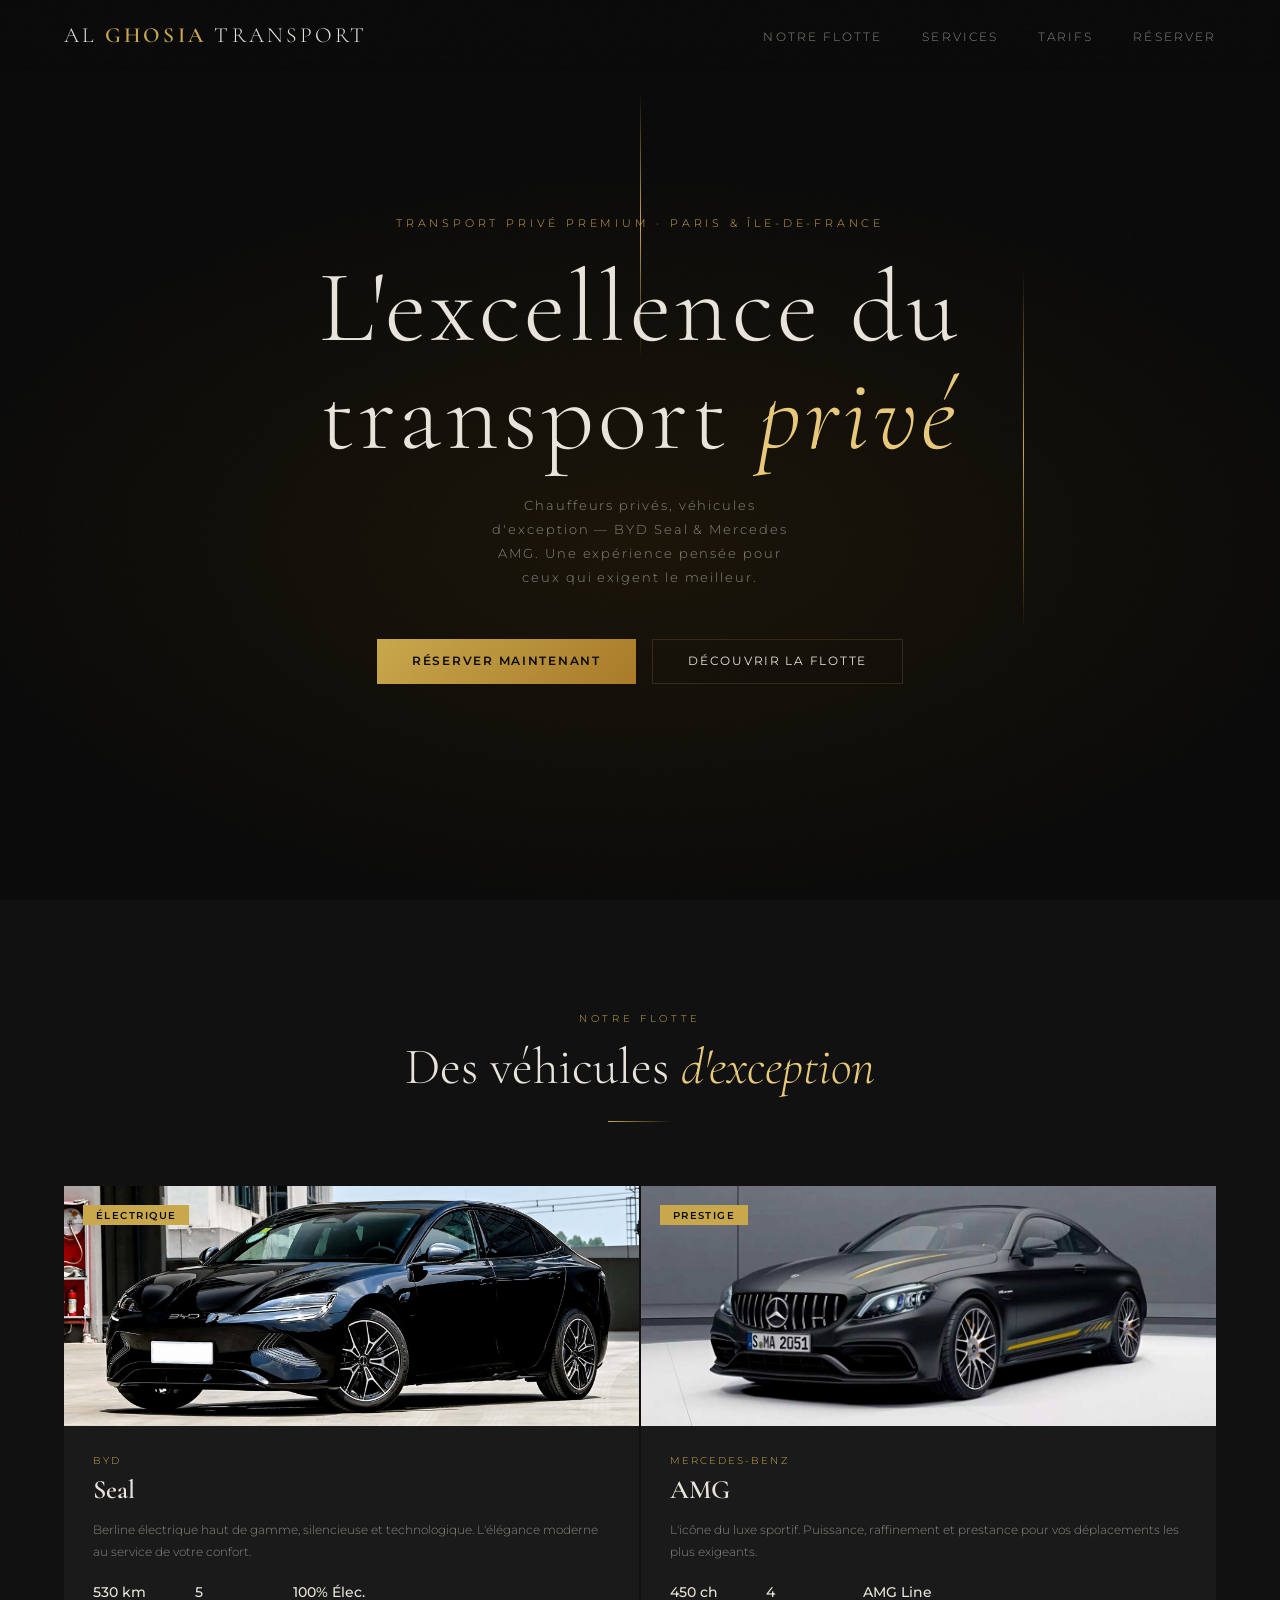
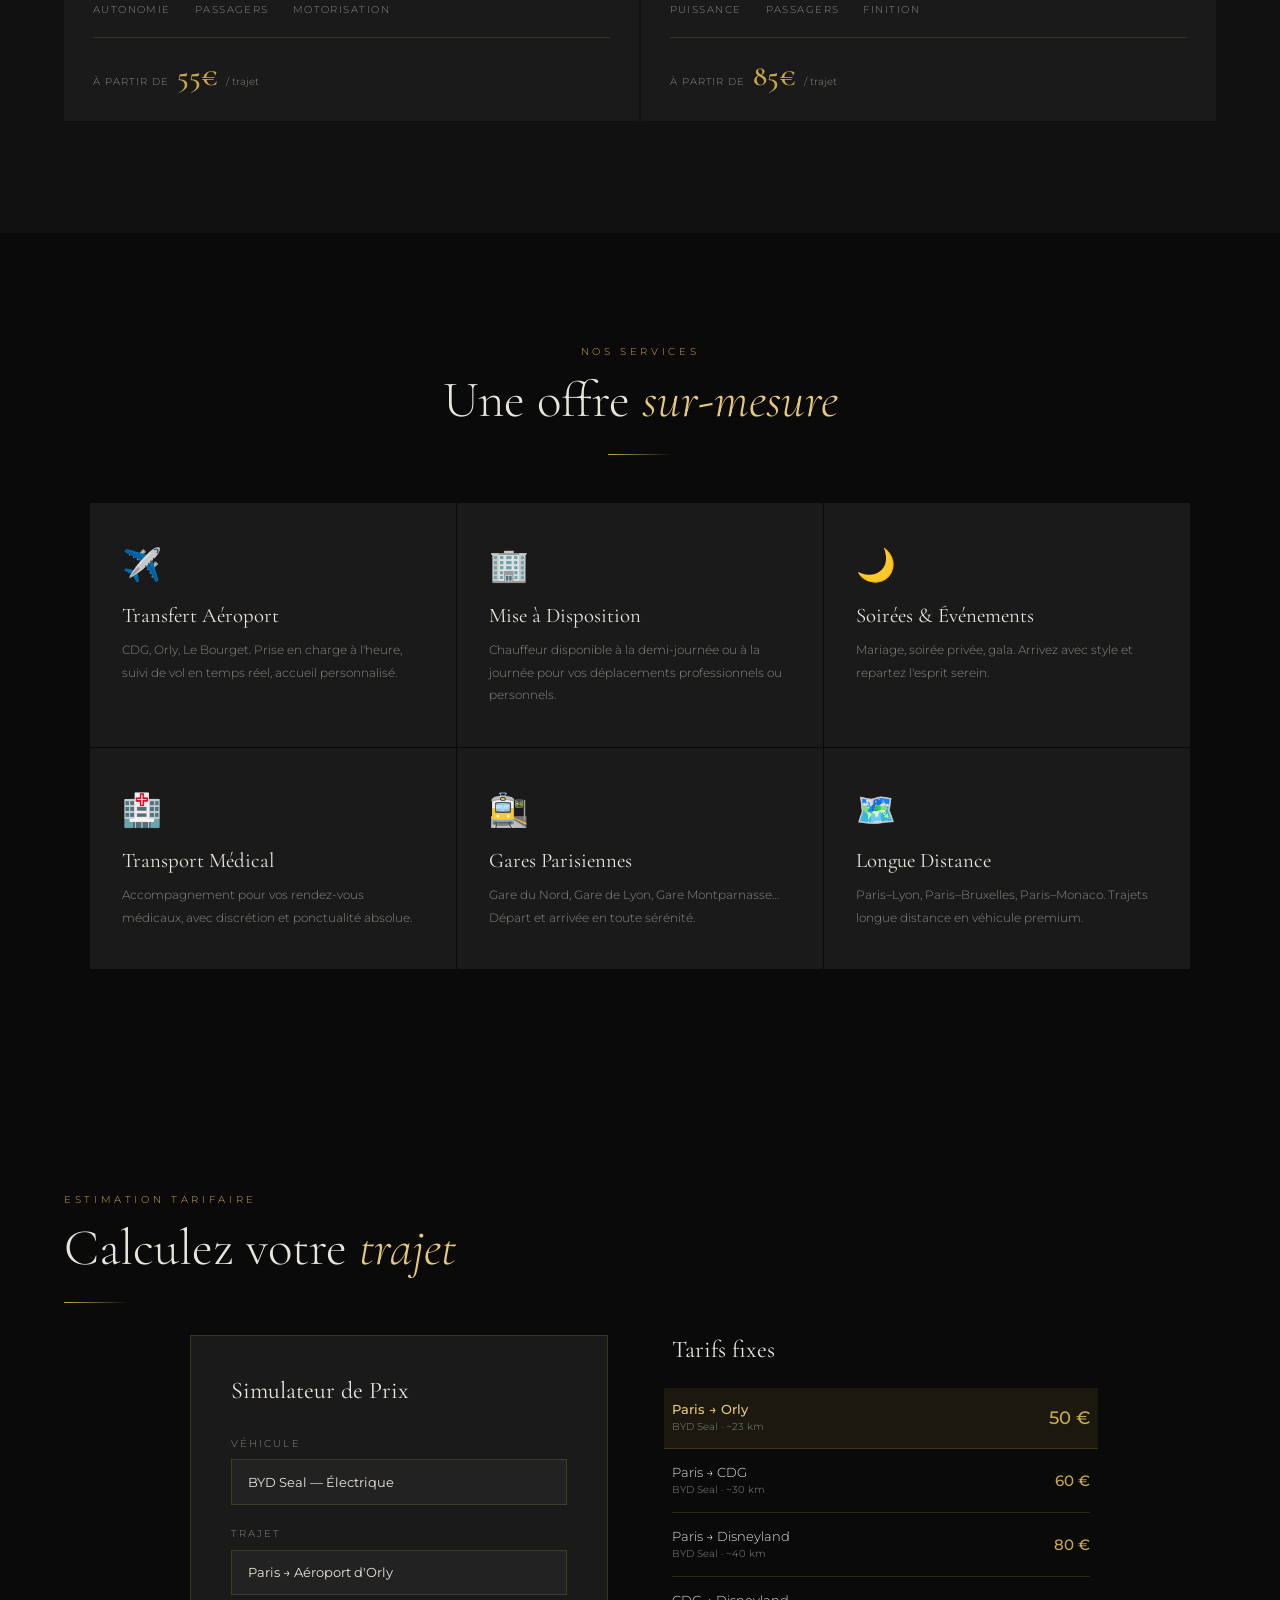
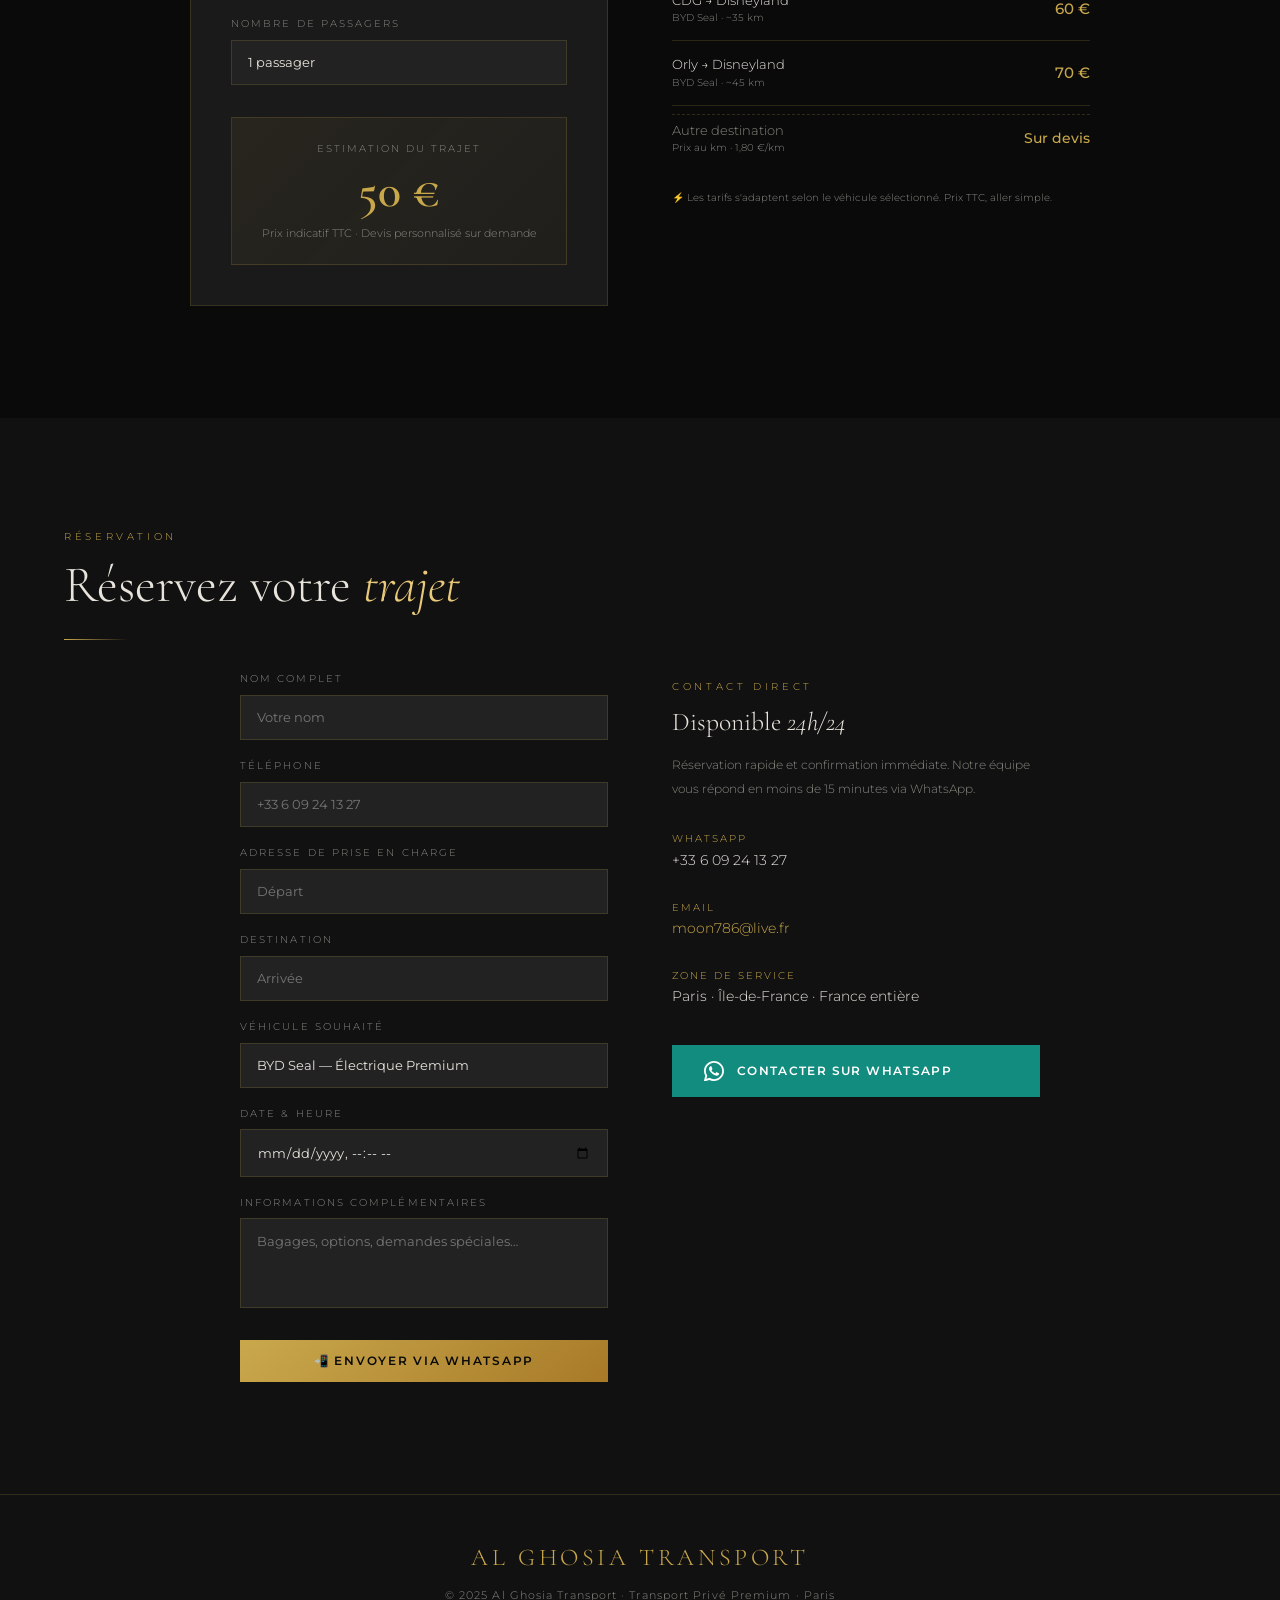
<file: index.HTml>
<!DOCTYPE html>
<html lang="fr">
<head>
  <meta charset="UTF-8" />
  <meta name="viewport" content="width=device-width, initial-scale=1.0"/>
  <title>Al Ghosia Transport — Réservation Privée</title>
  <link rel="preconnect" href="https://fonts.googleapis.com">
  <link href="https://fonts.googleapis.com/css2?family=Cormorant+Garamond:ital,wght@0,300;0,400;0,600;1,300&family=Montserrat:wght@300;400;500;600&display=swap" rel="stylesheet">
  <style>
    *, *::before, *::after { box-sizing: border-box; margin: 0; padding: 0; }

    :root {
      --gold: #C9A84C;
      --gold-light: #E8C97A;
      --dark: #0A0A0A;
      --dark-2: #111111;
      --dark-3: #1A1A1A;
      --dark-4: #222222;
      --text: #E8E4DC;
      --text-muted: #888880;
      --border: rgba(201,168,76,0.18);
      --white: #FAFAF8;
    }

    html { scroll-behavior: smooth; }

    body {
      background: var(--dark);
      color: var(--text);
      font-family: 'Montserrat', sans-serif;
      font-weight: 300;
      overflow-x: hidden;
      cursor: default;
    }

    /* ── NOISE OVERLAY ── */
    body::before {
      content: '';
      position: fixed; inset: 0;
      background-image: url("data:image/svg+xml,%3Csvg viewBox='0 0 256 256' xmlns='http://www.w3.org/2000/svg'%3E%3Cfilter id='noise'%3E%3CfeTurbulence type='fractalNoise' baseFrequency='0.9' numOctaves='4' stitchTiles='stitch'/%3E%3C/filter%3E%3Crect width='100%25' height='100%25' filter='url(%23noise)' opacity='0.035'/%3E%3C/svg%3E");
      pointer-events: none; z-index: 9999; opacity: .5;
    }

    /* ── NAV ── */
    nav {
      position: fixed; top: 0; left: 0; right: 0; z-index: 100;
      display: flex; align-items: center; justify-content: space-between;
      padding: 1.4rem 4rem;
      background: linear-gradient(to bottom, rgba(10,10,10,.95), transparent);
      backdrop-filter: blur(2px);
    }
    .nav-logo {
      font-family: 'Cormorant Garamond', serif;
      font-size: 1.35rem; font-weight: 600; letter-spacing: .15em;
      color: var(--gold); text-transform: uppercase; text-decoration: none;
    }
    .nav-logo span { color: var(--text); font-weight: 300; }
    nav ul { list-style: none; display: flex; gap: 2.5rem; }
    nav ul a {
      color: var(--text-muted); text-decoration: none;
      font-size: .72rem; letter-spacing: .18em; text-transform: uppercase;
      transition: color .3s;
    }
    nav ul a:hover { color: var(--gold); }

    /* ── HERO ── */
    .hero {
      position: relative; height: 100vh;
      display: flex; flex-direction: column;
      align-items: center; justify-content: center; text-align: center;
      overflow: hidden;
    }
    .hero-bg {
      position: absolute; inset: 0;
      background: radial-gradient(ellipse 80% 60% at 50% 60%, #1a1408 0%, #0A0A0A 70%);
    }
    .hero-line {
      position: absolute; width: 1px; background: linear-gradient(to bottom, transparent, var(--gold), transparent);
      opacity: .35;
    }
    .hero-line:nth-child(1) { left: 20%; height: 60%; top: 20%; animation: fadeIn 2s 0.3s both; }
    .hero-line:nth-child(2) { right: 20%; height: 40%; top: 30%; animation: fadeIn 2s 0.6s both; }
    .hero-line:nth-child(3) { left: 50%; height: 30%; top: 10%; animation: fadeIn 2s 0.9s both; }

    .hero-eyebrow {
      font-size: .68rem; letter-spacing: .35em; text-transform: uppercase;
      color: var(--gold); margin-bottom: 1.5rem;
      animation: slideUp .9s .2s both;
    }
    .hero h1 {
      font-family: 'Cormorant Garamond', serif;
      font-size: clamp(3.2rem, 8vw, 7rem);
      font-weight: 300; line-height: 1.05;
      letter-spacing: .04em;
      animation: slideUp .9s .4s both;
    }
    .hero h1 em { font-style: italic; color: var(--gold-light); }
    .hero-sub {
      font-size: .8rem; letter-spacing: .15em; color: var(--text-muted);
      margin-top: 1.5rem; max-width: 36ch; line-height: 1.9;
      animation: slideUp .9s .6s both;
    }
    .hero-cta {
      display: flex; gap: 1rem; margin-top: 3rem;
      animation: slideUp .9s .8s both;
    }

    /* ── BUTTONS ── */
    .btn-gold {
      display: inline-flex; align-items: center; gap: .6rem;
      padding: .9rem 2.2rem;
      background: linear-gradient(135deg, var(--gold), #a87a28);
      color: var(--dark); font-size: .72rem; font-weight: 600;
      letter-spacing: .15em; text-transform: uppercase;
      text-decoration: none; border: none; cursor: pointer;
      transition: opacity .3s, transform .3s;
    }
    .btn-gold:hover { opacity: .88; transform: translateY(-2px); }
    .btn-outline {
      display: inline-flex; align-items: center; gap: .6rem;
      padding: .9rem 2.2rem;
      border: 1px solid var(--border);
      color: var(--text); font-size: .72rem; font-weight: 400;
      letter-spacing: .15em; text-transform: uppercase;
      text-decoration: none; background: transparent; cursor: pointer;
      transition: border-color .3s, color .3s, transform .3s;
    }
    .btn-outline:hover { border-color: var(--gold); color: var(--gold); transform: translateY(-2px); }

    /* ── SECTION SHARED ── */
    section { padding: 7rem 4rem; }
    .section-label {
      font-size: .65rem; letter-spacing: .35em; text-transform: uppercase;
      color: var(--gold); margin-bottom: .8rem; display: block;
    }
    .section-title {
      font-family: 'Cormorant Garamond', serif;
      font-size: clamp(2rem, 4vw, 3.2rem); font-weight: 300;
      line-height: 1.15; margin-bottom: 1.5rem;
    }
    .section-title em { font-style: italic; color: var(--gold-light); }
    .divider {
      width: 4rem; height: 1px;
      background: linear-gradient(to right, var(--gold), transparent);
      margin-bottom: 2rem;
    }

    /* ── FLEET ── */
    #fleet { background: var(--dark-2); }
    .fleet-header { text-align: center; margin-bottom: 4rem; }
    .fleet-grid {
      display: grid; grid-template-columns: repeat(auto-fit, minmax(340px, 1fr));
      gap: 1.5px; max-width: 1200px; margin: 0 auto;
    }
    .car-card {
      background: var(--dark-3); position: relative; overflow: hidden;
      cursor: pointer; transition: transform .4s;
    }
    .car-card:hover { transform: translateY(-6px); }
    .car-card:hover .car-overlay { opacity: 1; }
    .car-badge {
      position: absolute; top: 1.2rem; left: 1.2rem; z-index: 2;
      background: var(--gold); color: var(--dark);
      font-size: .6rem; font-weight: 600; letter-spacing: .15em;
      text-transform: uppercase; padding: .3rem .8rem;
    }
    .car-img {
      width: 100%; height: 240px; object-fit: cover;
      display: flex; align-items: center; justify-content: center;
      font-size: 5rem; background: linear-gradient(135deg, #181408, #1a1a12);
    }
    .car-overlay {
      position: absolute; inset: 0; background: rgba(10,8,2,.7);
      display: flex; align-items: center; justify-content: center;
      opacity: 0; transition: opacity .4s;
    }
    .car-overlay a {
      color: var(--gold); font-size: .7rem; letter-spacing: .2em;
      text-transform: uppercase; text-decoration: none;
      border: 1px solid var(--gold); padding: .7rem 1.6rem;
    }
    .car-info { padding: 1.8rem; }
    .car-brand {
      font-size: .65rem; letter-spacing: .2em; text-transform: uppercase;
      color: var(--gold); margin-bottom: .4rem;
    }
    .car-name {
      font-family: 'Cormorant Garamond', serif;
      font-size: 1.65rem; font-weight: 600; margin-bottom: .8rem;
    }
    .car-desc { font-size: .78rem; color: var(--text-muted); line-height: 1.8; margin-bottom: 1.2rem; }
    .car-specs { display: flex; gap: 1.5rem; flex-wrap: wrap; }
    .spec {
      display: flex; flex-direction: column; gap: .2rem;
    }
    .spec-val { font-size: .9rem; font-weight: 500; color: var(--text); }
    .spec-key { font-size: .6rem; letter-spacing: .15em; text-transform: uppercase; color: var(--text-muted); }
    .car-price {
      margin-top: 1.4rem; padding-top: 1.2rem;
      border-top: 1px solid var(--border);
      display: flex; align-items: baseline; gap: .5rem;
    }
    .price-from { font-size: .62rem; color: var(--text-muted); letter-spacing: .1em; text-transform: uppercase; }
    .price-val {
      font-family: 'Cormorant Garamond', serif;
      font-size: 1.8rem; color: var(--gold); font-weight: 600;
    }
    .price-unit { font-size: .65rem; color: var(--text-muted); }

    /* ── PRICING ESTIMATOR ── */
    #pricing { background: var(--dark); }
    .pricing-wrap {
      max-width: 900px; margin: 0 auto;
      display: grid; grid-template-columns: 1fr 1fr; gap: 4rem; align-items: start;
    }
    .estimator {
      background: var(--dark-3); border: 1px solid var(--border);
      padding: 2.5rem;
    }
    .estimator h3 {
      font-family: 'Cormorant Garamond', serif;
      font-size: 1.5rem; margin-bottom: 2rem; font-weight: 400;
    }
    .field { margin-bottom: 1.4rem; }
    .field label {
      display: block; font-size: .65rem; letter-spacing: .2em;
      text-transform: uppercase; color: var(--text-muted); margin-bottom: .6rem;
    }
    .field select, .field input {
      width: 100%; background: var(--dark-4); border: 1px solid var(--border);
      color: var(--text); font-family: 'Montserrat', sans-serif;
      font-size: .82rem; padding: .85rem 1rem;
      appearance: none; outline: none;
      transition: border-color .3s;
    }
    .field select:focus, .field input:focus { border-color: var(--gold); }
    .field select option { background: var(--dark-4); }
    .range-wrap { position: relative; }
    .field input[type=range] {
      padding: 0; border: none; background: transparent;
      accent-color: var(--gold);
    }
    .range-val {
      position: absolute; right: 0; top: -1.8rem;
      font-size: .78rem; color: var(--gold);
    }
    .estimate-result {
      margin-top: 2rem; padding: 1.5rem;
      background: linear-gradient(135deg, rgba(201,168,76,.08), rgba(201,168,76,.03));
      border: 1px solid var(--border); text-align: center;
    }
    .estimate-label {
      font-size: .62rem; letter-spacing: .2em; text-transform: uppercase;
      color: var(--text-muted); margin-bottom: .5rem; display: block;
    }
    .estimate-price {
      font-family: 'Cormorant Garamond', serif;
      font-size: 3rem; color: var(--gold); font-weight: 600;
    }
    .estimate-note { font-size: .68rem; color: var(--text-muted); margin-top: .4rem; }

    /* pricing table */
    .pricing-table h3 {
      font-family: 'Cormorant Garamond', serif;
      font-size: 1.5rem; margin-bottom: 1.5rem; font-weight: 400;
    }
    .p-row {
      display: flex; justify-content: space-between; align-items: center;
      padding: 1rem 0; border-bottom: 1px solid var(--border);
    }
    .p-row:last-child { border-bottom: none; }
    .p-service { font-size: .8rem; color: var(--text); }
    .p-car { font-size: .65rem; color: var(--text-muted); margin-top: .2rem; }
    .p-price { font-size: .95rem; color: var(--gold); font-weight: 500; }

    /* ── BOOKING / CONTACT ── */
    #reservation { background: var(--dark-2); }
    .booking-wrap {
      max-width: 800px; margin: 0 auto;
      display: grid; grid-template-columns: 1fr 1fr; gap: 4rem;
    }
    .booking-form { }
    .booking-form .field { margin-bottom: 1.2rem; }
    .booking-form input, .booking-form select, .booking-form textarea {
      width: 100%; background: var(--dark-4); border: 1px solid var(--border);
      color: var(--text); font-family: 'Montserrat', sans-serif;
      font-size: .82rem; padding: .85rem 1rem; outline: none;
      transition: border-color .3s; resize: none;
    }
    .booking-form input:focus,
    .booking-form select:focus,
    .booking-form textarea:focus { border-color: var(--gold); }
    .booking-form textarea { height: 90px; }

    .contact-side { display: flex; flex-direction: column; gap: 2rem; padding-top: .5rem; }
    .contact-item { display: flex; flex-direction: column; gap: .4rem; }
    .contact-item .c-label {
      font-size: .62rem; letter-spacing: .2em; text-transform: uppercase; color: var(--gold);
    }
    .contact-item .c-val { font-size: .88rem; color: var(--text); }

    .wa-btn {
      display: inline-flex; align-items: center; gap: .8rem;
      padding: 1rem 2rem;
      background: #128C7E;
      color: #fff; font-size: .72rem; font-weight: 600;
      letter-spacing: .12em; text-transform: uppercase;
      text-decoration: none; transition: background .3s, transform .3s;
      margin-top: .5rem;
    }
    .wa-btn:hover { background: #075E54; transform: translateY(-2px); }
    .wa-icon { width: 20px; height: 20px; }

    /* ── SERVICES ── */
    #services { background: var(--dark); }
    .services-grid {
      display: grid; grid-template-columns: repeat(3, 1fr);
      gap: 1px; max-width: 1100px; margin: 3rem auto 0;
    }
    .service-item {
      background: var(--dark-3); padding: 2.5rem 2rem;
      border-top: 2px solid transparent;
      transition: border-color .3s, background .3s;
    }
    .service-item:hover { border-color: var(--gold); background: var(--dark-4); }
    .service-icon { font-size: 2rem; margin-bottom: 1.2rem; }
    .service-name {
      font-family: 'Cormorant Garamond', serif;
      font-size: 1.3rem; margin-bottom: .7rem; font-weight: 400;
    }
    .service-desc { font-size: .76rem; color: var(--text-muted); line-height: 1.85; }

    /* ── FOOTER ── */
    footer {
      background: var(--dark-2); border-top: 1px solid var(--border);
      padding: 3rem 4rem; text-align: center;
    }
    .footer-logo {
      font-family: 'Cormorant Garamond', serif;
      font-size: 1.5rem; color: var(--gold); letter-spacing: .15em; margin-bottom: 1rem;
    }
    .footer-copy { font-size: .68rem; color: var(--text-muted); letter-spacing: .1em; }

    /* ── ANIMATIONS ── */
    @keyframes slideUp {
      from { opacity: 0; transform: translateY(28px); }
      to   { opacity: 1; transform: translateY(0); }
    }
    @keyframes fadeIn {
      from { opacity: 0; } to { opacity: 1; }
    }

    /* ── RESPONSIVE ── */
    @media (max-width: 768px) {
      nav { padding: 1.2rem 1.5rem; }
      nav ul { display: none; }
      section { padding: 5rem 1.5rem; }
      .pricing-wrap, .booking-wrap { grid-template-columns: 1fr; gap: 2.5rem; }
      .services-grid { grid-template-columns: 1fr; }
      .fleet-grid { grid-template-columns: 1fr; }
      .hero-cta { flex-direction: column; align-items: center; }
    }
  </style>
</head>
<body>

<!-- NAV -->
<nav>
  <a class="nav-logo" href="#"><span>Al</span> Ghosia <span>Transport</span></a>
  <ul>
    <li><a href="#fleet">Notre Flotte</a></li>
    <li><a href="#services">Services</a></li>
    <li><a href="#pricing">Tarifs</a></li>
    <li><a href="#reservation">Réserver</a></li>
  </ul>
</nav>

<!-- HERO -->
<section class="hero">
  <div class="hero-bg"></div>
  <div class="hero-line"></div>
  <div class="hero-line"></div>
  <div class="hero-line"></div>
  <p class="hero-eyebrow">Transport Privé Premium · Paris & Île-de-France</p>
  <h1>L'excellence du<br>transport <em>privé</em></h1>
  <p class="hero-sub">Chauffeurs privés, véhicules d'exception — BYD Seal & Mercedes AMG. Une expérience pensée pour ceux qui exigent le meilleur.</p>
  <div class="hero-cta">
    <a href="#reservation" class="btn-gold">Réserver maintenant</a>
    <a href="#fleet" class="btn-outline">Découvrir la flotte</a>
  </div>
</section>

<!-- FLEET -->
<section id="fleet">
  <div class="fleet-header">
    <span class="section-label">Notre Flotte</span>
    <h2 class="section-title">Des véhicules <em>d'exception</em></h2>
    <div class="divider" style="margin:0 auto;"></div>
  </div>
  <div class="fleet-grid">

    <!-- BYD Seal -->
    <div class="car-card">
      <span class="car-badge">Électrique</span>
      <img class="car-img" src="[data-uri]" alt="BYD Seal" style="width:100%;height:240px;object-fit:cover;display:block;">
      <div class="car-overlay">
        <a href="#reservation">Réserver ce véhicule</a>
      </div>
      <div class="car-info">
        <p class="car-brand">BYD</p>
        <h3 class="car-name">Seal</h3>
        <p class="car-desc">Berline électrique haut de gamme, silencieuse et technologique. L'élégance moderne au service de votre confort.</p>
        <div class="car-specs">
          <div class="spec"><span class="spec-val">530 km</span><span class="spec-key">Autonomie</span></div>
          <div class="spec"><span class="spec-val">5</span><span class="spec-key">Passagers</span></div>
          <div class="spec"><span class="spec-val">100% Élec.</span><span class="spec-key">Motorisation</span></div>
        </div>
        <div class="car-price">
          <span class="price-from">À partir de</span>
          <span class="price-val">55€</span>
          <span class="price-unit">/ trajet</span>
        </div>
      </div>
    </div>

    <!-- Mercedes AMG -->
    <div class="car-card">
      <span class="car-badge">Prestige</span>
      <img class="car-img" src="[data-uri]" alt="Mercedes AMG" style="width:100%;height:240px;object-fit:cover;display:block;">
      <div class="car-overlay">
        <a href="#reservation">Réserver ce véhicule</a>
      </div>
      <div class="car-info">
        <p class="car-brand">Mercedes-Benz</p>
        <h3 class="car-name">AMG</h3>
        <p class="car-desc">L'icône du luxe sportif. Puissance, raffinement et prestance pour vos déplacements les plus exigeants.</p>
        <div class="car-specs">
          <div class="spec"><span class="spec-val">450 ch</span><span class="spec-key">Puissance</span></div>
          <div class="spec"><span class="spec-val">4</span><span class="spec-key">Passagers</span></div>
          <div class="spec"><span class="spec-val">AMG Line</span><span class="spec-key">Finition</span></div>
        </div>
        <div class="car-price">
          <span class="price-from">À partir de</span>
          <span class="price-val">85€</span>
          <span class="price-unit">/ trajet</span>
        </div>
      </div>
    </div>

  </div>
</section>

<!-- SERVICES -->
<section id="services">
  <div style="text-align:center; margin-bottom: 1rem;">
    <span class="section-label">Nos Services</span>
    <h2 class="section-title">Une offre <em>sur-mesure</em></h2>
    <div class="divider" style="margin:0 auto;"></div>
  </div>
  <div class="services-grid">
    <div class="service-item">
      <div class="service-icon">✈️</div>
      <h3 class="service-name">Transfert Aéroport</h3>
      <p class="service-desc">CDG, Orly, Le Bourget. Prise en charge à l'heure, suivi de vol en temps réel, accueil personnalisé.</p>
    </div>
    <div class="service-item">
      <div class="service-icon">🏢</div>
      <h3 class="service-name">Mise à Disposition</h3>
      <p class="service-desc">Chauffeur disponible à la demi-journée ou à la journée pour vos déplacements professionnels ou personnels.</p>
    </div>
    <div class="service-item">
      <div class="service-icon">🌙</div>
      <h3 class="service-name">Soirées & Événements</h3>
      <p class="service-desc">Mariage, soirée privée, gala. Arrivez avec style et repartez l'esprit serein.</p>
    </div>
    <div class="service-item">
      <div class="service-icon">🏥</div>
      <h3 class="service-name">Transport Médical</h3>
      <p class="service-desc">Accompagnement pour vos rendez-vous médicaux, avec discrétion et ponctualité absolue.</p>
    </div>
    <div class="service-item">
      <div class="service-icon">🚉</div>
      <h3 class="service-name">Gares Parisiennes</h3>
      <p class="service-desc">Gare du Nord, Gare de Lyon, Gare Montparnasse… Départ et arrivée en toute sérénité.</p>
    </div>
    <div class="service-item">
      <div class="service-icon">🗺️</div>
      <h3 class="service-name">Longue Distance</h3>
      <p class="service-desc">Paris–Lyon, Paris–Bruxelles, Paris–Monaco. Trajets longue distance en véhicule premium.</p>
    </div>
  </div>
</section>

<!-- PRICING ESTIMATOR -->
<section id="pricing">
  <span class="section-label">Estimation Tarifaire</span>
  <h2 class="section-title">Calculez votre <em>trajet</em></h2>
  <div class="divider"></div>
  <div class="pricing-wrap">

    <div class="estimator">
      <h3>Simulateur de Prix</h3>

      <div class="field">
        <label>Véhicule</label>
        <select id="carSelect">
          <option value="byd">BYD Seal — Électrique</option>
          <option value="amg">Mercedes AMG — Prestige</option>
        </select>
      </div>

      <div class="field">
        <label>Trajet</label>
        <select id="routeSelect">
          <option value="orly">Paris → Aéroport d'Orly</option>
          <option value="cdg">Paris → Aéroport CDG</option>
          <option value="disney_paris">Paris → Disneyland Paris</option>
          <option value="cdg_disney">CDG → Disneyland Paris</option>
          <option value="orly_disney">Orly → Disneyland Paris</option>
          <option value="custom">Autre destination (par km)</option>
        </select>
      </div>

      <div class="field" id="kmField" style="display:none;">
        <label>Distance estimée — <span id="kmLabel">30</span> km</label>
        <div class="range-wrap">
          <input type="range" id="kmRange" min="5" max="500" value="30">
        </div>
      </div>

      <div class="field">
        <label>Nombre de passagers</label>
        <select id="paxSelect">
          <option value="1">1 passager</option>
          <option value="2">2 passagers</option>
          <option value="3">3 passagers</option>
          <option value="4">4 passagers</option>
          <option value="5">5 passagers (BYD uniquement)</option>
        </select>
      </div>

      <div class="estimate-result">
        <span class="estimate-label">Estimation du trajet</span>
        <div class="estimate-price" id="priceResult">50 €</div>
        <p class="estimate-note">Prix indicatif TTC · Devis personnalisé sur demande</p>
      </div>
    </div>

    <div class="pricing-table">
      <h3>Tarifs fixes <span id="grille-km" style="font-size:.75rem;color:var(--gold);font-family:'Montserrat',sans-serif;font-weight:400;"></span></h3>
      <div id="dynamic-rows"></div>
      <p style="font-size:.62rem;color:var(--text-muted);margin-top:1.2rem;line-height:1.7;">
        ⚡ Les tarifs s'adaptent selon le véhicule sélectionné. Prix TTC, aller simple.
      </p>
    </div>

  </div>
</section>

<!-- RESERVATION & CONTACT -->
<section id="reservation">
  <span class="section-label">Réservation</span>
  <h2 class="section-title">Réservez votre <em>trajet</em></h2>
  <div class="divider"></div>
  <div class="booking-wrap">

    <div class="booking-form">
      <div class="field"><label>Nom complet</label><input type="text" placeholder="Votre nom"></div>
      <div class="field"><label>Téléphone</label><input type="tel" placeholder="+33 6 09 24 13 27"></div>
      <div class="field"><label>Adresse de prise en charge</label><input type="text" placeholder="Départ"></div>
      <div class="field"><label>Destination</label><input type="text" placeholder="Arrivée"></div>
      <div class="field">
        <label>Véhicule souhaité</label>
        <select>
          <option>BYD Seal — Électrique Premium</option>
          <option>Mercedes AMG — Prestige</option>
        </select>
      </div>
      <div class="field"><label>Date & Heure</label><input type="datetime-local"></div>
      <div class="field"><label>Informations complémentaires</label><textarea placeholder="Bagages, options, demandes spéciales…"></textarea></div>
      <a id="waBook" href="#" class="btn-gold" style="width:100%; justify-content:center; margin-top:.5rem;" onclick="sendWhatsApp(event)">
        📲 Envoyer via WhatsApp
      </a>
    </div>

    <div class="contact-side">
      <div>
        <span class="section-label">Contact Direct</span>
        <h3 style="font-family:'Cormorant Garamond',serif;font-size:1.6rem;font-weight:300;margin-bottom:1rem;">
          Disponible <em>24h/24</em>
        </h3>
        <p style="font-size:.78rem;color:var(--text-muted);line-height:1.9;">
          Réservation rapide et confirmation immédiate. Notre équipe vous répond en moins de 15 minutes via WhatsApp.
        </p>
      </div>

      <div class="contact-item">
        <span class="c-label">WhatsApp</span>
        <span class="c-val">+33 6 09 24 13 27</span>
      </div>
      <div class="contact-item">
        <span class="c-label">Email</span>
        <span class="c-val"><a href="mailto:moon786@live.fr" style="color:var(--gold);text-decoration:none;">moon786@live.fr</a></span>
      </div>
      <div class="contact-item">
        <span class="c-label">Zone de service</span>
        <span class="c-val">Paris · Île-de-France · France entière</span>
      </div>

      <a href="https://wa.me/33609241327?text=Bonjour%2C%20je%20souhaite%20r%C3%A9server%20un%20v%C3%A9hicule%20Al%20Ghosia%20Transport."
         class="wa-btn" target="_blank">
        <svg class="wa-icon" viewBox="0 0 24 24" fill="currentColor">
          <path d="M17.472 14.382c-.297-.149-1.758-.867-2.03-.967-.273-.099-.471-.148-.67.15-.197.297-.767.966-.94 1.164-.173.199-.347.223-.644.075-.297-.15-1.255-.463-2.39-1.475-.883-.788-1.48-1.761-1.653-2.059-.173-.297-.018-.458.13-.606.134-.133.298-.347.446-.52.149-.174.198-.298.298-.497.099-.198.05-.371-.025-.52-.075-.149-.669-1.612-.916-2.207-.242-.579-.487-.5-.669-.51-.173-.008-.371-.01-.57-.01-.198 0-.52.074-.792.372-.272.297-1.04 1.016-1.04 2.479 0 1.462 1.065 2.875 1.213 3.074.149.198 2.096 3.2 5.077 4.487.709.306 1.262.489 1.694.625.712.227 1.36.195 1.871.118.571-.085 1.758-.719 2.006-1.413.248-.694.248-1.289.173-1.413-.074-.124-.272-.198-.57-.347z"/>
          <path d="M12 0C5.374 0 0 5.373 0 12c0 2.117.549 4.107 1.51 5.842L.06 23.386a.75.75 0 0 0 .92.92l5.544-1.45A11.936 11.936 0 0 0 12 24c6.627 0 12-5.373 12-12S18.627 0 12 0zm0 21.818a9.808 9.808 0 0 1-5.001-1.369l-.359-.214-3.721.975.993-3.63-.234-.373A9.818 9.818 0 0 1 2.182 12C2.182 6.57 6.569 2.182 12 2.182S21.818 6.57 21.818 12 17.431 21.818 12 21.818z"/>
        </svg>
        Contacter sur WhatsApp
      </a>
    </div>

  </div>
</section>

<!-- FOOTER -->
<footer>
  <div class="footer-logo">AL GHOSIA TRANSPORT</div>
  <p class="footer-copy">© 2025 Al Ghosia Transport · Transport Privé Premium · Paris</p>
</footer>

<script>
  // ── Tarification basée sur trajets réels ──

  // Prix de base BYD pour chaque trajet fixe
  // AMG = BYD + 30% arrondi
  const FIXED_ROUTES = {
    orly:        { label: 'Paris → Orly',              byd: 50,  km: 23 },
    cdg:         { label: 'Paris → CDG',               byd: 60,  km: 30 },
    disney_paris:{ label: 'Paris → Disneyland',        byd: 80,  km: 40 },
    cdg_disney:  { label: 'CDG → Disneyland',          byd: 60,  km: 35 },
    orly_disney: { label: 'Orly → Disneyland',         byd: 70,  km: 45 },
  };

  // Pour "Autre destination" : tarif au km
  const PER_KM = { byd: 1.8, amg: 2.6 };
  const BASE    = { byd: 15,  amg: 25  };
  const MIN     = { byd: 35,  amg: 55  };

  function getAmg(bydPrice) {
    return Math.round(bydPrice * 1.35);
  }

  function computeCustom(car, km) {
    const price = BASE[car] + km * PER_KM[car];
    return Math.max(MIN[car], Math.round(price));
  }

  function calcPrice() {
    const car   = document.getElementById('carSelect').value;
    const route = document.getElementById('routeSelect').value;
    const km    = parseInt(document.getElementById('kmRange').value);

    let price = 0;

    if (route === 'custom') {
      document.getElementById('kmField').style.display = 'block';
      price = computeCustom(car, km);
    } else {
      document.getElementById('kmField').style.display = 'none';
      const base = FIXED_ROUTES[route].byd;
      price = (car === 'byd') ? base : getAmg(base);
    }

    // Update price display
    const el = document.getElementById('priceResult');
    el.textContent = price + ' €';

    // Flash animation
    el.animate([
      { transform: 'scale(1.18)', color: '#E8C97A' },
      { transform: 'scale(1)',    color: '#C9A84C' }
    ], { duration: 250, easing: 'ease-out' });

    updateGrille(car);
  }

  function updateGrille(selectedCar) {
    const rows = [];

    // Affiche tous les trajets fixes pour le véhicule sélectionné
    Object.entries(FIXED_ROUTES).forEach(([key, r]) => {
      const price = (selectedCar === 'byd') ? r.byd : getAmg(r.byd);
      const isHighlighted = (key === document.getElementById('routeSelect').value);
      rows.push(`
        <div class="p-row" style="${isHighlighted ? 'background:rgba(201,168,76,.09);margin:0 -.5rem;padding:.9rem .5rem;' : ''}">
          <div>
            <div class="p-service" style="${isHighlighted ? 'color:var(--gold-light);font-weight:500;' : ''}">${r.label}</div>
            <div class="p-car">${selectedCar === 'byd' ? 'BYD Seal' : 'Mercedes AMG'} · ~${r.km} km</div>
          </div>
          <div class="p-price" style="${isHighlighted ? 'font-size:1.1rem;' : ''}">${price} €</div>
        </div>`);
    });

    // Ligne "Autre destination"
    rows.push(`
      <div class="p-row" style="border-top: 1px dashed rgba(201,168,76,.2); margin-top:.5rem; padding-top:.5rem;">
        <div>
          <div class="p-service" style="color:var(--text-muted)">Autre destination</div>
          <div class="p-car">Prix au km · ${selectedCar === 'byd' ? '1,80 €/km' : '2,60 €/km'}</div>
        </div>
        <div class="p-price" style="font-size:.85rem;">Sur devis</div>
      </div>`);

    document.getElementById('dynamic-rows').innerHTML = rows.join('');
  }

  // Attach events
  window.addEventListener('load', function() {
    calcPrice();

    document.getElementById('carSelect').addEventListener('change', calcPrice);
    document.getElementById('routeSelect').addEventListener('change', calcPrice);
    document.getElementById('paxSelect').addEventListener('change', calcPrice);
    document.getElementById('kmRange').addEventListener('input', function() {
      document.getElementById('kmLabel').textContent = this.value;
      calcPrice();
    });
  });

  // ── WhatsApp booking form ──
  function sendWhatsApp(e) {
    e.preventDefault();
    const nom   = document.querySelector('input[placeholder="Votre nom"]').value || 'Non renseigné';
    const tel   = document.querySelector('input[type=tel]').value || 'Non renseigné';
    const dep   = document.querySelector('input[placeholder="Départ"]').value || 'Non renseigné';
    const arr   = document.querySelector('input[placeholder="Arrivée"]').value || 'Non renseigné';
    const car   = document.querySelectorAll('.booking-form select')[0].value;
    const dt    = document.querySelector('input[type=datetime-local]').value || 'Non renseigné';
    const notes = document.querySelector('textarea').value || '';

    const msg = `🚗 *Réservation Al Ghosia Transport*\n\n` +
      `👤 *Nom :* ${nom}\n` +
      `📞 *Tél :* ${tel}\n` +
      `📍 *Départ :* ${dep}\n` +
      `🏁 *Arrivée :* ${arr}\n` +
      `🚘 *Véhicule :* ${car}\n` +
      `📅 *Date/Heure :* ${dt}\n` +
      (notes ? `📝 *Notes :* ${notes}\n` : '') +
      `\n_Merci de confirmer la disponibilité._`;

    const encoded = encodeURIComponent(msg);
    window.open(`https://wa.me/33609241327?text=${encoded}`, '_blank');
  }

  // ── Scroll animations ──
  const observer = new IntersectionObserver((entries) => {
    entries.forEach(e => {
      if (e.isIntersecting) {
        e.target.style.opacity = '1';
        e.target.style.transform = 'translateY(0)';
      }
    });
  }, { threshold: 0.1 });

  document.querySelectorAll('.car-card, .service-item, .estimator, .pricing-table, .booking-form, .contact-side')
    .forEach(el => {
      el.style.opacity = '0';
      el.style.transform = 'translateY(30px)';
      el.style.transition = 'opacity .7s ease, transform .7s ease';
      observer.observe(el);
    });

</script>
</body>
</html>
</file>
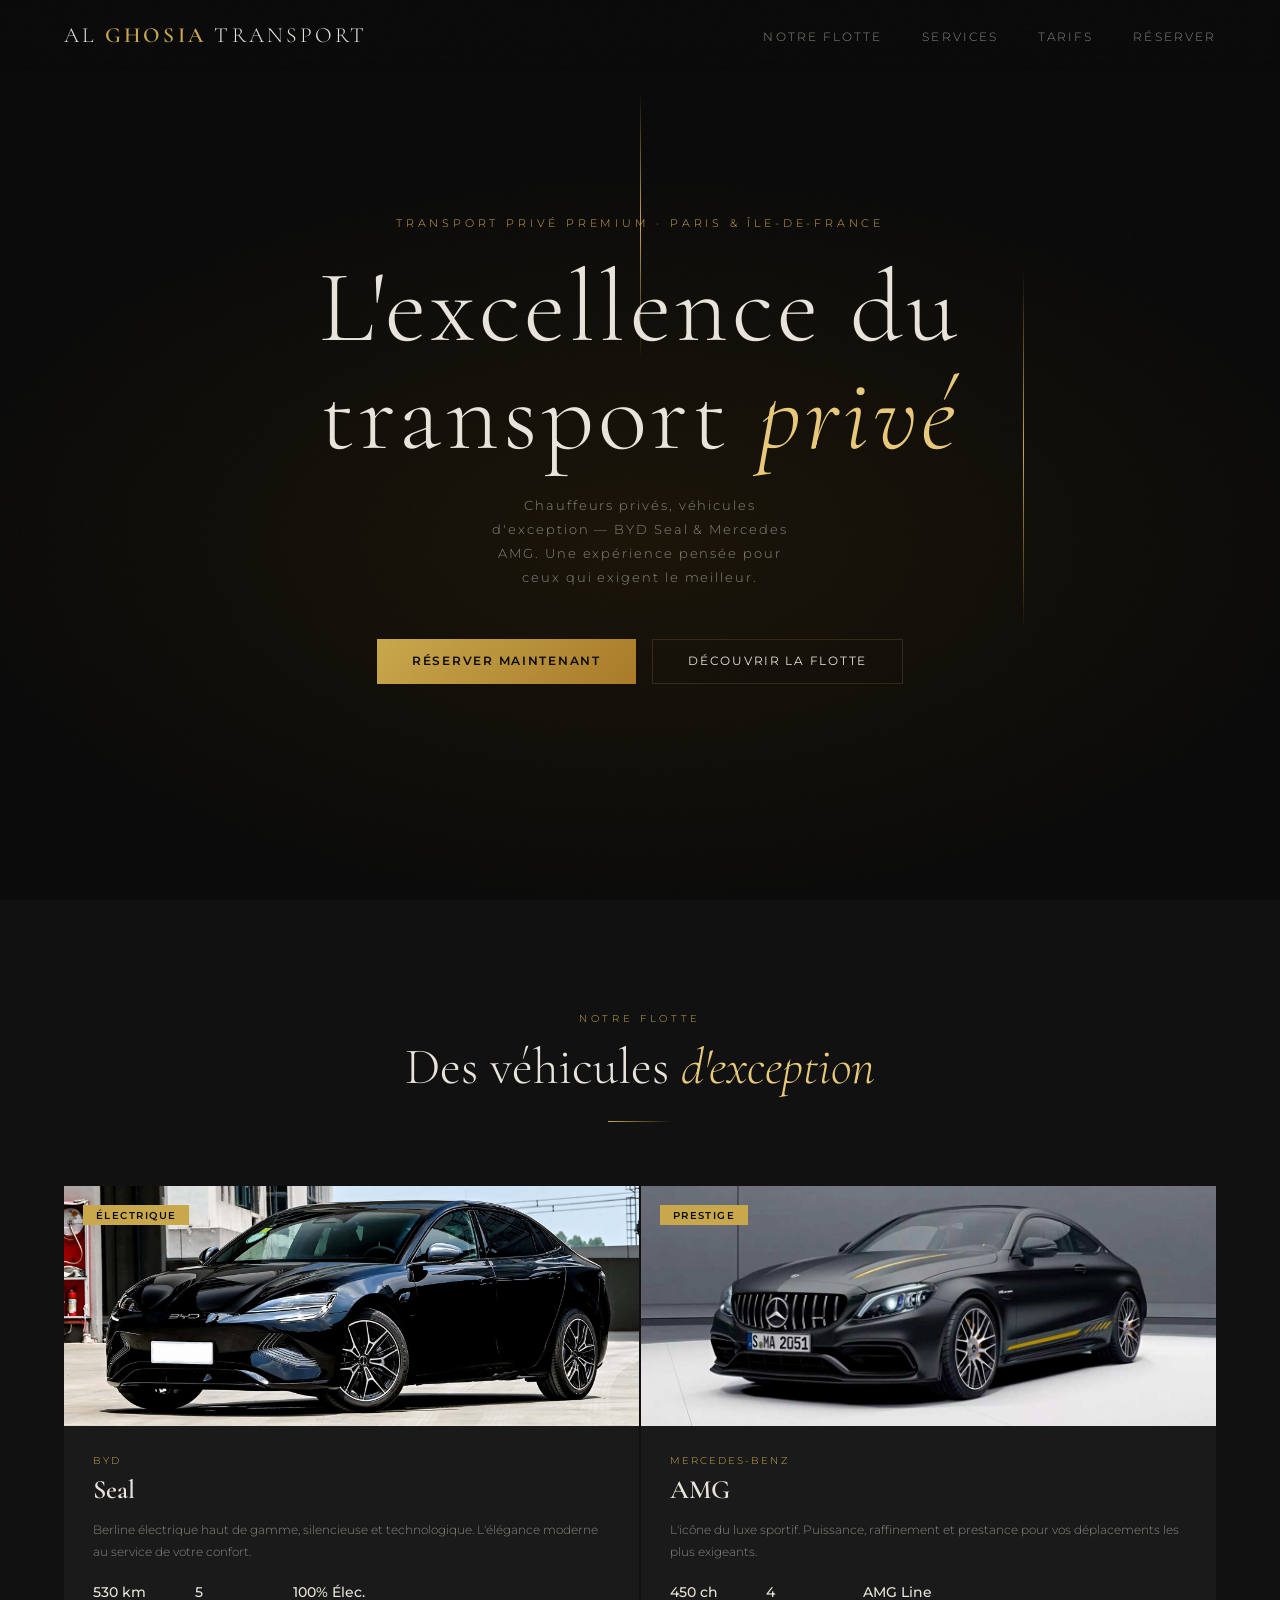
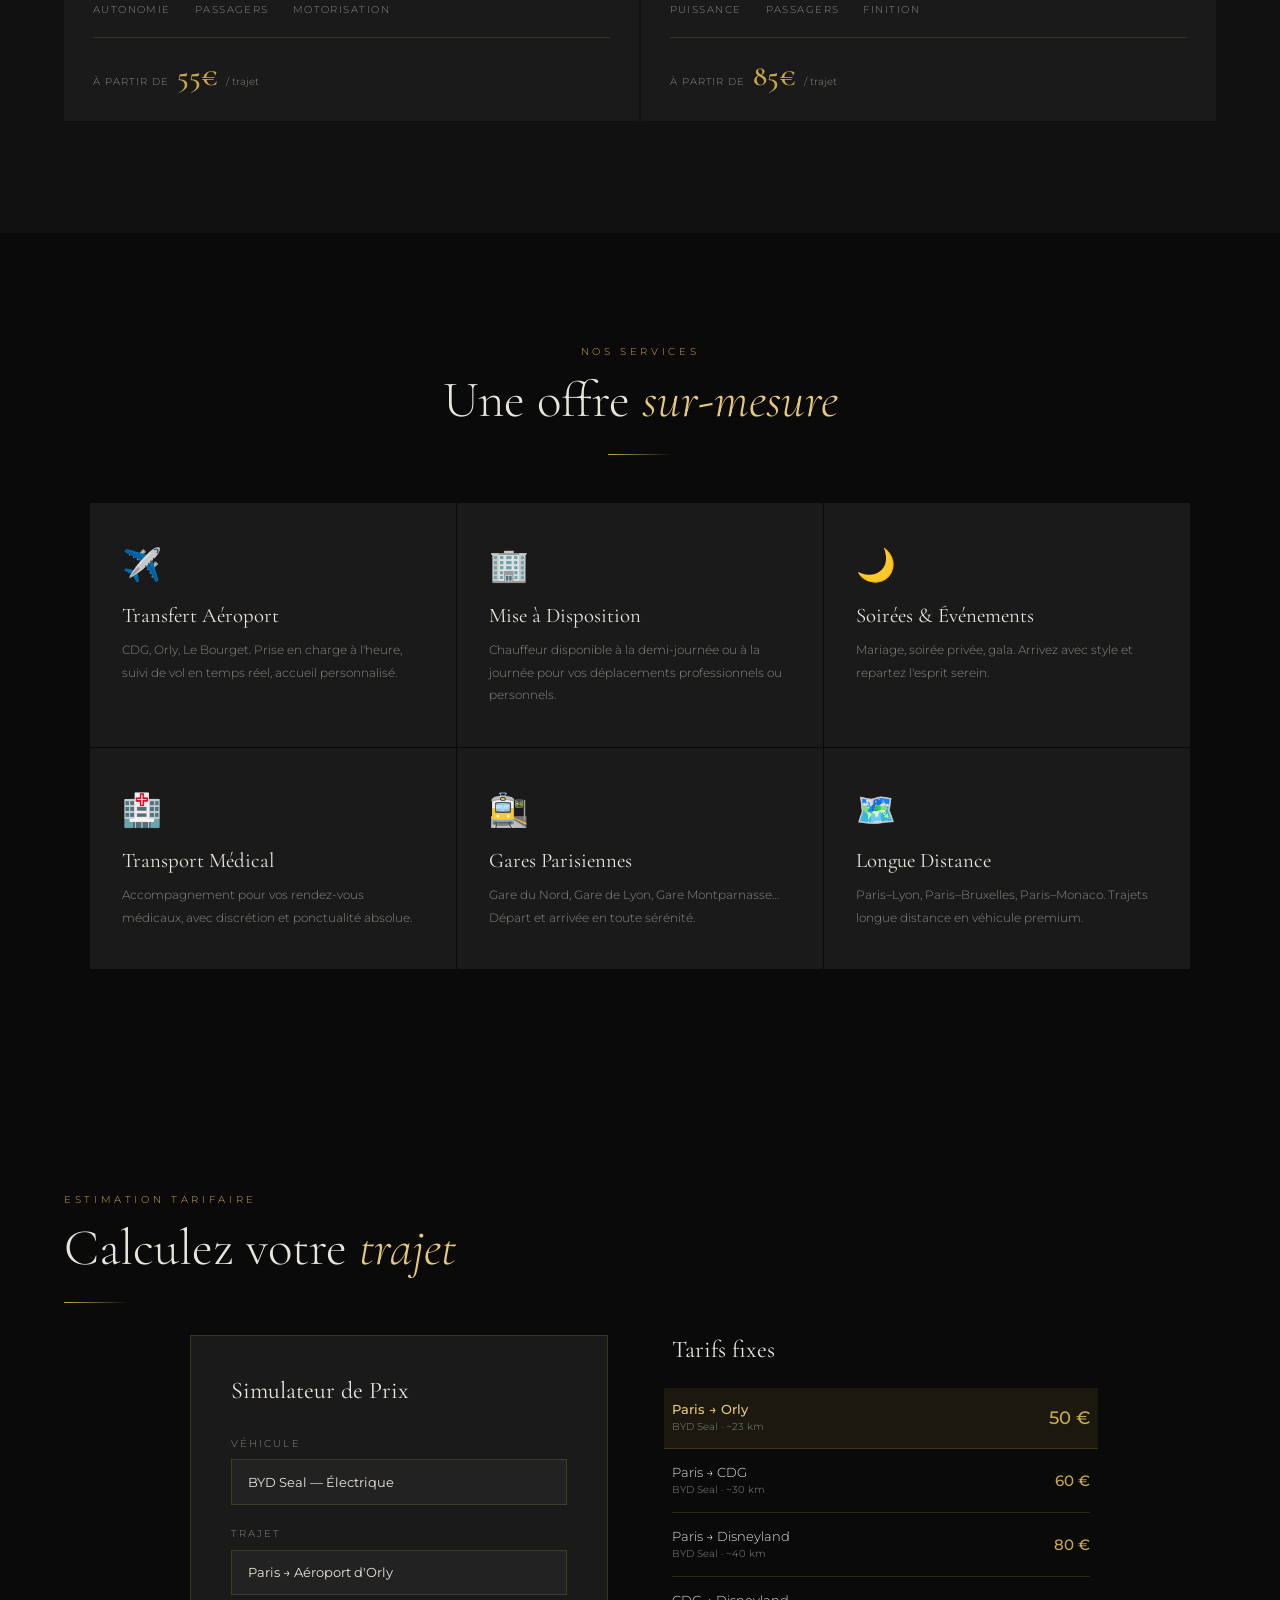
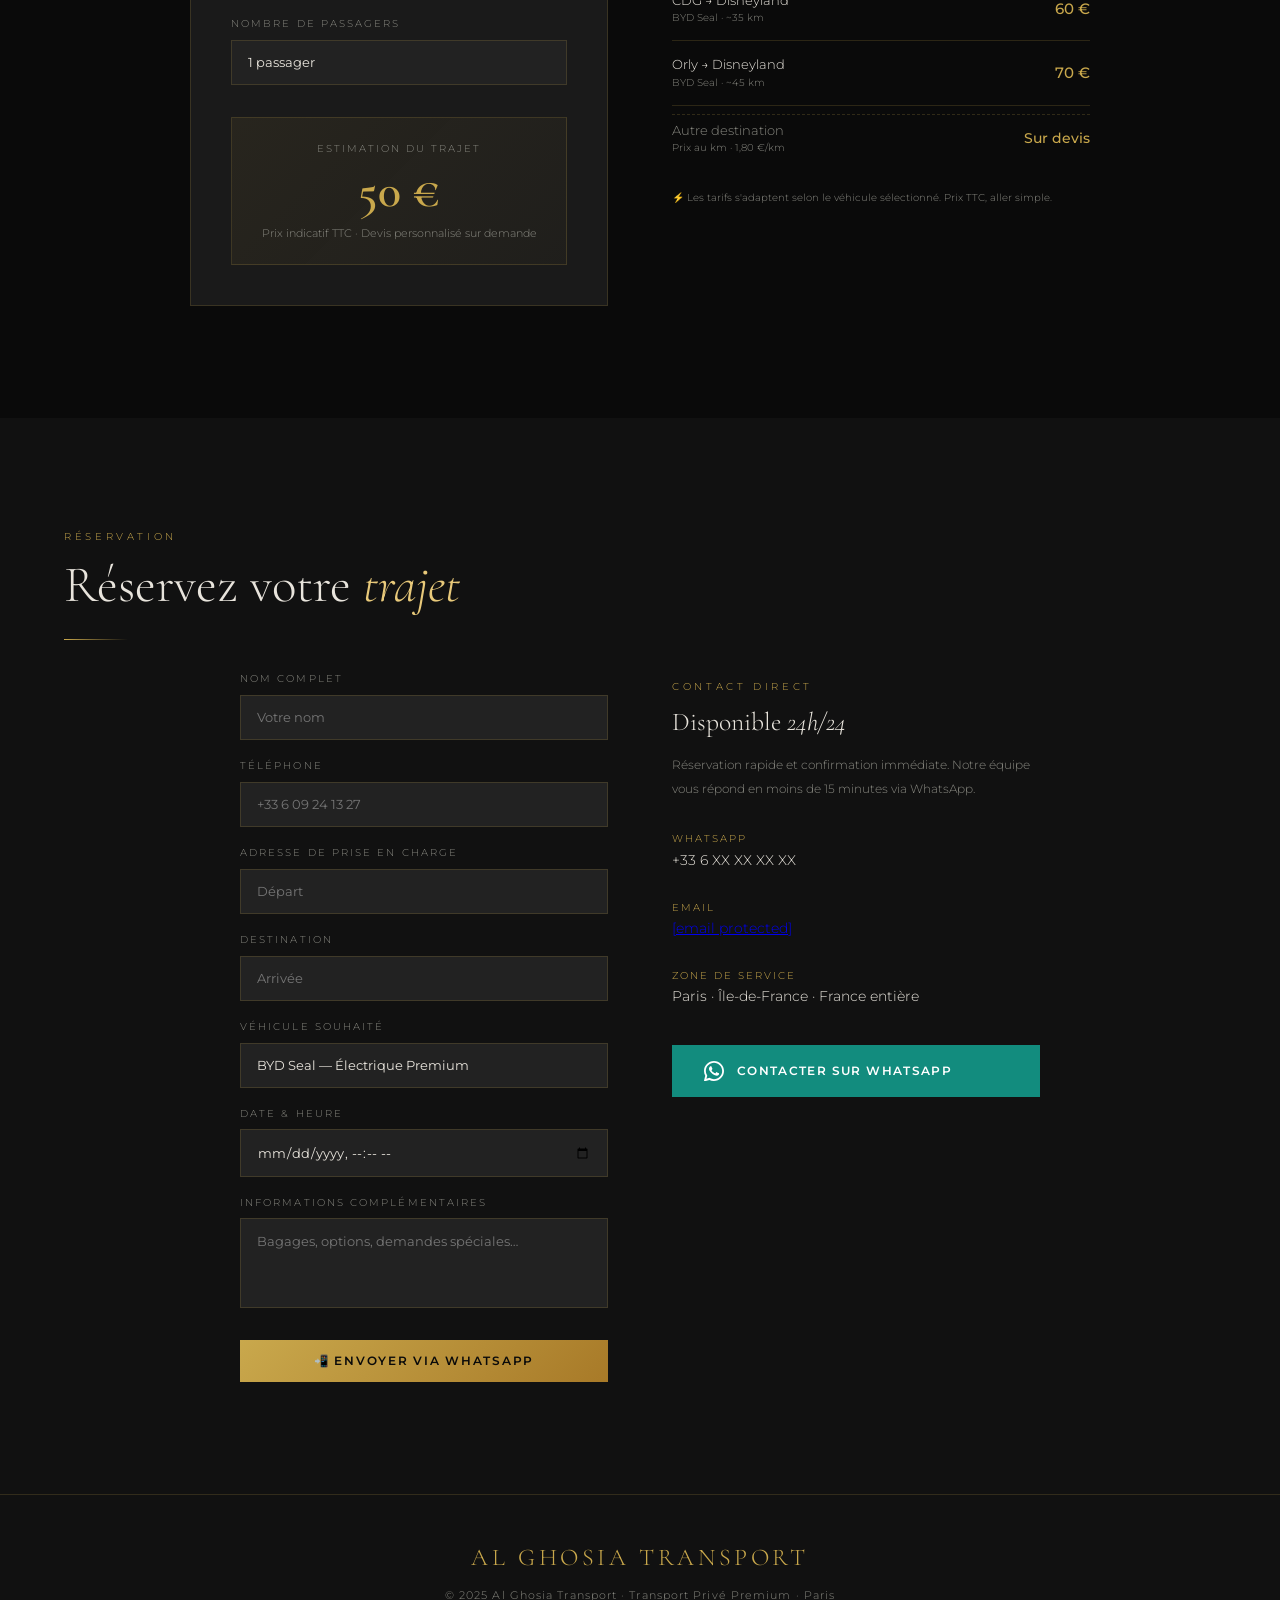
<file: iNDex.html>
<!DOCTYPE html>
<html lang="fr">
<head>
  <meta charset="UTF-8" />
  <meta name="viewport" content="width=device-width, initial-scale=1.0"/>
  <title>Al Ghosia Transport — Réservation Privée</title>
  <link rel="preconnect" href="https://fonts.googleapis.com">
  <link href="https://fonts.googleapis.com/css2?family=Cormorant+Garamond:ital,wght@0,300;0,400;0,600;1,300&family=Montserrat:wght@300;400;500;600&display=swap" rel="stylesheet">
  <style>
    *, *::before, *::after { box-sizing: border-box; margin: 0; padding: 0; }

    :root {
      --gold: #C9A84C;
      --gold-light: #E8C97A;
      --dark: #0A0A0A;
      --dark-2: #111111;
      --dark-3: #1A1A1A;
      --dark-4: #222222;
      --text: #E8E4DC;
      --text-muted: #888880;
      --border: rgba(201,168,76,0.18);
      --white: #FAFAF8;
    }

    html { scroll-behavior: smooth; }

    body {
      background: var(--dark);
      color: var(--text);
      font-family: 'Montserrat', sans-serif;
      font-weight: 300;
      overflow-x: hidden;
      cursor: default;
    }

    /* ── NOISE OVERLAY ── */
    body::before {
      content: '';
      position: fixed; inset: 0;
      background-image: url("data:image/svg+xml,%3Csvg viewBox='0 0 256 256' xmlns='http://www.w3.org/2000/svg'%3E%3Cfilter id='noise'%3E%3CfeTurbulence type='fractalNoise' baseFrequency='0.9' numOctaves='4' stitchTiles='stitch'/%3E%3C/filter%3E%3Crect width='100%25' height='100%25' filter='url(%23noise)' opacity='0.035'/%3E%3C/svg%3E");
      pointer-events: none; z-index: 9999; opacity: .5;
    }

    /* ── NAV ── */
    nav {
      position: fixed; top: 0; left: 0; right: 0; z-index: 100;
      display: flex; align-items: center; justify-content: space-between;
      padding: 1.4rem 4rem;
      background: linear-gradient(to bottom, rgba(10,10,10,.95), transparent);
      backdrop-filter: blur(2px);
    }
    .nav-logo {
      font-family: 'Cormorant Garamond', serif;
      font-size: 1.35rem; font-weight: 600; letter-spacing: .15em;
      color: var(--gold); text-transform: uppercase; text-decoration: none;
    }
    .nav-logo span { color: var(--text); font-weight: 300; }
    nav ul { list-style: none; display: flex; gap: 2.5rem; }
    nav ul a {
      color: var(--text-muted); text-decoration: none;
      font-size: .72rem; letter-spacing: .18em; text-transform: uppercase;
      transition: color .3s;
    }
    nav ul a:hover { color: var(--gold); }

    /* ── HERO ── */
    .hero {
      position: relative; height: 100vh;
      display: flex; flex-direction: column;
      align-items: center; justify-content: center; text-align: center;
      overflow: hidden;
    }
    .hero-bg {
      position: absolute; inset: 0;
      background: radial-gradient(ellipse 80% 60% at 50% 60%, #1a1408 0%, #0A0A0A 70%);
    }
    .hero-line {
      position: absolute; width: 1px; background: linear-gradient(to bottom, transparent, var(--gold), transparent);
      opacity: .35;
    }
    .hero-line:nth-child(1) { left: 20%; height: 60%; top: 20%; animation: fadeIn 2s 0.3s both; }
    .hero-line:nth-child(2) { right: 20%; height: 40%; top: 30%; animation: fadeIn 2s 0.6s both; }
    .hero-line:nth-child(3) { left: 50%; height: 30%; top: 10%; animation: fadeIn 2s 0.9s both; }

    .hero-eyebrow {
      font-size: .68rem; letter-spacing: .35em; text-transform: uppercase;
      color: var(--gold); margin-bottom: 1.5rem;
      animation: slideUp .9s .2s both;
    }
    .hero h1 {
      font-family: 'Cormorant Garamond', serif;
      font-size: clamp(3.2rem, 8vw, 7rem);
      font-weight: 300; line-height: 1.05;
      letter-spacing: .04em;
      animation: slideUp .9s .4s both;
    }
    .hero h1 em { font-style: italic; color: var(--gold-light); }
    .hero-sub {
      font-size: .8rem; letter-spacing: .15em; color: var(--text-muted);
      margin-top: 1.5rem; max-width: 36ch; line-height: 1.9;
      animation: slideUp .9s .6s both;
    }
    .hero-cta {
      display: flex; gap: 1rem; margin-top: 3rem;
      animation: slideUp .9s .8s both;
    }

    /* ── BUTTONS ── */
    .btn-gold {
      display: inline-flex; align-items: center; gap: .6rem;
      padding: .9rem 2.2rem;
      background: linear-gradient(135deg, var(--gold), #a87a28);
      color: var(--dark); font-size: .72rem; font-weight: 600;
      letter-spacing: .15em; text-transform: uppercase;
      text-decoration: none; border: none; cursor: pointer;
      transition: opacity .3s, transform .3s;
    }
    .btn-gold:hover { opacity: .88; transform: translateY(-2px); }
    .btn-outline {
      display: inline-flex; align-items: center; gap: .6rem;
      padding: .9rem 2.2rem;
      border: 1px solid var(--border);
      color: var(--text); font-size: .72rem; font-weight: 400;
      letter-spacing: .15em; text-transform: uppercase;
      text-decoration: none; background: transparent; cursor: pointer;
      transition: border-color .3s, color .3s, transform .3s;
    }
    .btn-outline:hover { border-color: var(--gold); color: var(--gold); transform: translateY(-2px); }

    /* ── SECTION SHARED ── */
    section { padding: 7rem 4rem; }
    .section-label {
      font-size: .65rem; letter-spacing: .35em; text-transform: uppercase;
      color: var(--gold); margin-bottom: .8rem; display: block;
    }
    .section-title {
      font-family: 'Cormorant Garamond', serif;
      font-size: clamp(2rem, 4vw, 3.2rem); font-weight: 300;
      line-height: 1.15; margin-bottom: 1.5rem;
    }
    .section-title em { font-style: italic; color: var(--gold-light); }
    .divider {
      width: 4rem; height: 1px;
      background: linear-gradient(to right, var(--gold), transparent);
      margin-bottom: 2rem;
    }

    /* ── FLEET ── */
    #fleet { background: var(--dark-2); }
    .fleet-header { text-align: center; margin-bottom: 4rem; }
    .fleet-grid {
      display: grid; grid-template-columns: repeat(auto-fit, minmax(340px, 1fr));
      gap: 1.5px; max-width: 1200px; margin: 0 auto;
    }
    .car-card {
      background: var(--dark-3); position: relative; overflow: hidden;
      cursor: pointer; transition: transform .4s;
    }
    .car-card:hover { transform: translateY(-6px); }
    .car-card:hover .car-overlay { opacity: 1; }
    .car-badge {
      position: absolute; top: 1.2rem; left: 1.2rem; z-index: 2;
      background: var(--gold); color: var(--dark);
      font-size: .6rem; font-weight: 600; letter-spacing: .15em;
      text-transform: uppercase; padding: .3rem .8rem;
    }
    .car-img {
      width: 100%; height: 240px; object-fit: cover;
      display: flex; align-items: center; justify-content: center;
      font-size: 5rem; background: linear-gradient(135deg, #181408, #1a1a12);
    }
    .car-overlay {
      position: absolute; inset: 0; background: rgba(10,8,2,.7);
      display: flex; align-items: center; justify-content: center;
      opacity: 0; transition: opacity .4s;
    }
    .car-overlay a {
      color: var(--gold); font-size: .7rem; letter-spacing: .2em;
      text-transform: uppercase; text-decoration: none;
      border: 1px solid var(--gold); padding: .7rem 1.6rem;
    }
    .car-info { padding: 1.8rem; }
    .car-brand {
      font-size: .65rem; letter-spacing: .2em; text-transform: uppercase;
      color: var(--gold); margin-bottom: .4rem;
    }
    .car-name {
      font-family: 'Cormorant Garamond', serif;
      font-size: 1.65rem; font-weight: 600; margin-bottom: .8rem;
    }
    .car-desc { font-size: .78rem; color: var(--text-muted); line-height: 1.8; margin-bottom: 1.2rem; }
    .car-specs { display: flex; gap: 1.5rem; flex-wrap: wrap; }
    .spec {
      display: flex; flex-direction: column; gap: .2rem;
    }
    .spec-val { font-size: .9rem; font-weight: 500; color: var(--text); }
    .spec-key { font-size: .6rem; letter-spacing: .15em; text-transform: uppercase; color: var(--text-muted); }
    .car-price {
      margin-top: 1.4rem; padding-top: 1.2rem;
      border-top: 1px solid var(--border);
      display: flex; align-items: baseline; gap: .5rem;
    }
    .price-from { font-size: .62rem; color: var(--text-muted); letter-spacing: .1em; text-transform: uppercase; }
    .price-val {
      font-family: 'Cormorant Garamond', serif;
      font-size: 1.8rem; color: var(--gold); font-weight: 600;
    }
    .price-unit { font-size: .65rem; color: var(--text-muted); }

    /* ── PRICING ESTIMATOR ── */
    #pricing { background: var(--dark); }
    .pricing-wrap {
      max-width: 900px; margin: 0 auto;
      display: grid; grid-template-columns: 1fr 1fr; gap: 4rem; align-items: start;
    }
    .estimator {
      background: var(--dark-3); border: 1px solid var(--border);
      padding: 2.5rem;
    }
    .estimator h3 {
      font-family: 'Cormorant Garamond', serif;
      font-size: 1.5rem; margin-bottom: 2rem; font-weight: 400;
    }
    .field { margin-bottom: 1.4rem; }
    .field label {
      display: block; font-size: .65rem; letter-spacing: .2em;
      text-transform: uppercase; color: var(--text-muted); margin-bottom: .6rem;
    }
    .field select, .field input {
      width: 100%; background: var(--dark-4); border: 1px solid var(--border);
      color: var(--text); font-family: 'Montserrat', sans-serif;
      font-size: .82rem; padding: .85rem 1rem;
      appearance: none; outline: none;
      transition: border-color .3s;
    }
    .field select:focus, .field input:focus { border-color: var(--gold); }
    .field select option { background: var(--dark-4); }
    .range-wrap { position: relative; }
    .field input[type=range] {
      padding: 0; border: none; background: transparent;
      accent-color: var(--gold);
    }
    .range-val {
      position: absolute; right: 0; top: -1.8rem;
      font-size: .78rem; color: var(--gold);
    }
    .estimate-result {
      margin-top: 2rem; padding: 1.5rem;
      background: linear-gradient(135deg, rgba(201,168,76,.08), rgba(201,168,76,.03));
      border: 1px solid var(--border); text-align: center;
    }
    .estimate-label {
      font-size: .62rem; letter-spacing: .2em; text-transform: uppercase;
      color: var(--text-muted); margin-bottom: .5rem; display: block;
    }
    .estimate-price {
      font-family: 'Cormorant Garamond', serif;
      font-size: 3rem; color: var(--gold); font-weight: 600;
    }
    .estimate-note { font-size: .68rem; color: var(--text-muted); margin-top: .4rem; }

    /* pricing table */
    .pricing-table h3 {
      font-family: 'Cormorant Garamond', serif;
      font-size: 1.5rem; margin-bottom: 1.5rem; font-weight: 400;
    }
    .p-row {
      display: flex; justify-content: space-between; align-items: center;
      padding: 1rem 0; border-bottom: 1px solid var(--border);
    }
    .p-row:last-child { border-bottom: none; }
    .p-service { font-size: .8rem; color: var(--text); }
    .p-car { font-size: .65rem; color: var(--text-muted); margin-top: .2rem; }
    .p-price { font-size: .95rem; color: var(--gold); font-weight: 500; }

    /* ── BOOKING / CONTACT ── */
    #reservation { background: var(--dark-2); }
    .booking-wrap {
      max-width: 800px; margin: 0 auto;
      display: grid; grid-template-columns: 1fr 1fr; gap: 4rem;
    }
    .booking-form { }
    .booking-form .field { margin-bottom: 1.2rem; }
    .booking-form input, .booking-form select, .booking-form textarea {
      width: 100%; background: var(--dark-4); border: 1px solid var(--border);
      color: var(--text); font-family: 'Montserrat', sans-serif;
      font-size: .82rem; padding: .85rem 1rem; outline: none;
      transition: border-color .3s; resize: none;
    }
    .booking-form input:focus,
    .booking-form select:focus,
    .booking-form textarea:focus { border-color: var(--gold); }
    .booking-form textarea { height: 90px; }

    .contact-side { display: flex; flex-direction: column; gap: 2rem; padding-top: .5rem; }
    .contact-item { display: flex; flex-direction: column; gap: .4rem; }
    .contact-item .c-label {
      font-size: .62rem; letter-spacing: .2em; text-transform: uppercase; color: var(--gold);
    }
    .contact-item .c-val { font-size: .88rem; color: var(--text); }

    .wa-btn {
      display: inline-flex; align-items: center; gap: .8rem;
      padding: 1rem 2rem;
      background: #128C7E;
      color: #fff; font-size: .72rem; font-weight: 600;
      letter-spacing: .12em; text-transform: uppercase;
      text-decoration: none; transition: background .3s, transform .3s;
      margin-top: .5rem;
    }
    .wa-btn:hover { background: #075E54; transform: translateY(-2px); }
    .wa-icon { width: 20px; height: 20px; }

    /* ── SERVICES ── */
    #services { background: var(--dark); }
    .services-grid {
      display: grid; grid-template-columns: repeat(3, 1fr);
      gap: 1px; max-width: 1100px; margin: 3rem auto 0;
    }
    .service-item {
      background: var(--dark-3); padding: 2.5rem 2rem;
      border-top: 2px solid transparent;
      transition: border-color .3s, background .3s;
    }
    .service-item:hover { border-color: var(--gold); background: var(--dark-4); }
    .service-icon { font-size: 2rem; margin-bottom: 1.2rem; }
    .service-name {
      font-family: 'Cormorant Garamond', serif;
      font-size: 1.3rem; margin-bottom: .7rem; font-weight: 400;
    }
    .service-desc { font-size: .76rem; color: var(--text-muted); line-height: 1.85; }

    /* ── FOOTER ── */
    footer {
      background: var(--dark-2); border-top: 1px solid var(--border);
      padding: 3rem 4rem; text-align: center;
    }
    .footer-logo {
      font-family: 'Cormorant Garamond', serif;
      font-size: 1.5rem; color: var(--gold); letter-spacing: .15em; margin-bottom: 1rem;
    }
    .footer-copy { font-size: .68rem; color: var(--text-muted); letter-spacing: .1em; }

    /* ── ANIMATIONS ── */
    @keyframes slideUp {
      from { opacity: 0; transform: translateY(28px); }
      to   { opacity: 1; transform: translateY(0); }
    }
    @keyframes fadeIn {
      from { opacity: 0; } to { opacity: 1; }
    }

    /* ── RESPONSIVE ── */
    @media (max-width: 768px) {
      nav { padding: 1.2rem 1.5rem; }
      nav ul { display: none; }
      section { padding: 5rem 1.5rem; }
      .pricing-wrap, .booking-wrap { grid-template-columns: 1fr; gap: 2.5rem; }
      .services-grid { grid-template-columns: 1fr; }
      .fleet-grid { grid-template-columns: 1fr; }
      .hero-cta { flex-direction: column; align-items: center; }
    }
  </style>
</head>
<body>

<!-- NAV -->
<nav>
  <a class="nav-logo" href="#"><span>Al</span> Ghosia <span>Transport</span></a>
  <ul>
    <li><a href="#fleet">Notre Flotte</a></li>
    <li><a href="#services">Services</a></li>
    <li><a href="#pricing">Tarifs</a></li>
    <li><a href="#reservation">Réserver</a></li>
  </ul>
</nav>

<!-- HERO -->
<section class="hero">
  <div class="hero-bg"></div>
  <div class="hero-line"></div>
  <div class="hero-line"></div>
  <div class="hero-line"></div>
  <p class="hero-eyebrow">Transport Privé Premium · Paris & Île-de-France</p>
  <h1>L'excellence du<br>transport <em>privé</em></h1>
  <p class="hero-sub">Chauffeurs privés, véhicules d'exception — BYD Seal & Mercedes AMG. Une expérience pensée pour ceux qui exigent le meilleur.</p>
  <div class="hero-cta">
    <a href="#reservation" class="btn-gold">Réserver maintenant</a>
    <a href="#fleet" class="btn-outline">Découvrir la flotte</a>
  </div>
</section>

<!-- FLEET -->
<section id="fleet">
  <div class="fleet-header">
    <span class="section-label">Notre Flotte</span>
    <h2 class="section-title">Des véhicules <em>d'exception</em></h2>
    <div class="divider" style="margin:0 auto;"></div>
  </div>
  <div class="fleet-grid">

    <!-- BYD Seal -->
    <div class="car-card">
      <span class="car-badge">Électrique</span>
      <img class="car-img" src="[data-uri]" alt="BYD Seal" style="width:100%;height:240px;object-fit:cover;display:block;">
      <div class="car-overlay">
        <a href="#reservation">Réserver ce véhicule</a>
      </div>
      <div class="car-info">
        <p class="car-brand">BYD</p>
        <h3 class="car-name">Seal</h3>
        <p class="car-desc">Berline électrique haut de gamme, silencieuse et technologique. L'élégance moderne au service de votre confort.</p>
        <div class="car-specs">
          <div class="spec"><span class="spec-val">530 km</span><span class="spec-key">Autonomie</span></div>
          <div class="spec"><span class="spec-val">5</span><span class="spec-key">Passagers</span></div>
          <div class="spec"><span class="spec-val">100% Élec.</span><span class="spec-key">Motorisation</span></div>
        </div>
        <div class="car-price">
          <span class="price-from">À partir de</span>
          <span class="price-val">55€</span>
          <span class="price-unit">/ trajet</span>
        </div>
      </div>
    </div>

    <!-- Mercedes AMG -->
    <div class="car-card">
      <span class="car-badge">Prestige</span>
      <img class="car-img" src="[data-uri]" alt="Mercedes AMG" style="width:100%;height:240px;object-fit:cover;display:block;">
      <div class="car-overlay">
        <a href="#reservation">Réserver ce véhicule</a>
      </div>
      <div class="car-info">
        <p class="car-brand">Mercedes-Benz</p>
        <h3 class="car-name">AMG</h3>
        <p class="car-desc">L'icône du luxe sportif. Puissance, raffinement et prestance pour vos déplacements les plus exigeants.</p>
        <div class="car-specs">
          <div class="spec"><span class="spec-val">450 ch</span><span class="spec-key">Puissance</span></div>
          <div class="spec"><span class="spec-val">4</span><span class="spec-key">Passagers</span></div>
          <div class="spec"><span class="spec-val">AMG Line</span><span class="spec-key">Finition</span></div>
        </div>
        <div class="car-price">
          <span class="price-from">À partir de</span>
          <span class="price-val">85€</span>
          <span class="price-unit">/ trajet</span>
        </div>
      </div>
    </div>

  </div>
</section>

<!-- SERVICES -->
<section id="services">
  <div style="text-align:center; margin-bottom: 1rem;">
    <span class="section-label">Nos Services</span>
    <h2 class="section-title">Une offre <em>sur-mesure</em></h2>
    <div class="divider" style="margin:0 auto;"></div>
  </div>
  <div class="services-grid">
    <div class="service-item">
      <div class="service-icon">✈️</div>
      <h3 class="service-name">Transfert Aéroport</h3>
      <p class="service-desc">CDG, Orly, Le Bourget. Prise en charge à l'heure, suivi de vol en temps réel, accueil personnalisé.</p>
    </div>
    <div class="service-item">
      <div class="service-icon">🏢</div>
      <h3 class="service-name">Mise à Disposition</h3>
      <p class="service-desc">Chauffeur disponible à la demi-journée ou à la journée pour vos déplacements professionnels ou personnels.</p>
    </div>
    <div class="service-item">
      <div class="service-icon">🌙</div>
      <h3 class="service-name">Soirées & Événements</h3>
      <p class="service-desc">Mariage, soirée privée, gala. Arrivez avec style et repartez l'esprit serein.</p>
    </div>
    <div class="service-item">
      <div class="service-icon">🏥</div>
      <h3 class="service-name">Transport Médical</h3>
      <p class="service-desc">Accompagnement pour vos rendez-vous médicaux, avec discrétion et ponctualité absolue.</p>
    </div>
    <div class="service-item">
      <div class="service-icon">🚉</div>
      <h3 class="service-name">Gares Parisiennes</h3>
      <p class="service-desc">Gare du Nord, Gare de Lyon, Gare Montparnasse… Départ et arrivée en toute sérénité.</p>
    </div>
    <div class="service-item">
      <div class="service-icon">🗺️</div>
      <h3 class="service-name">Longue Distance</h3>
      <p class="service-desc">Paris–Lyon, Paris–Bruxelles, Paris–Monaco. Trajets longue distance en véhicule premium.</p>
    </div>
  </div>
</section>

<!-- PRICING ESTIMATOR -->
<section id="pricing">
  <span class="section-label">Estimation Tarifaire</span>
  <h2 class="section-title">Calculez votre <em>trajet</em></h2>
  <div class="divider"></div>
  <div class="pricing-wrap">

    <div class="estimator">
      <h3>Simulateur de Prix</h3>

      <div class="field">
        <label>Véhicule</label>
        <select id="carSelect">
          <option value="byd">BYD Seal — Électrique</option>
          <option value="amg">Mercedes AMG — Prestige</option>
        </select>
      </div>

      <div class="field">
        <label>Trajet</label>
        <select id="routeSelect">
          <option value="orly">Paris → Aéroport d'Orly</option>
          <option value="cdg">Paris → Aéroport CDG</option>
          <option value="disney_paris">Paris → Disneyland Paris</option>
          <option value="cdg_disney">CDG → Disneyland Paris</option>
          <option value="orly_disney">Orly → Disneyland Paris</option>
          <option value="custom">Autre destination (par km)</option>
        </select>
      </div>

      <div class="field" id="kmField" style="display:none;">
        <label>Distance estimée — <span id="kmLabel">30</span> km</label>
        <div class="range-wrap">
          <input type="range" id="kmRange" min="5" max="500" value="30">
        </div>
      </div>

      <div class="field">
        <label>Nombre de passagers</label>
        <select id="paxSelect">
          <option value="1">1 passager</option>
          <option value="2">2 passagers</option>
          <option value="3">3 passagers</option>
          <option value="4">4 passagers</option>
          <option value="5">5 passagers (BYD uniquement)</option>
        </select>
      </div>

      <div class="estimate-result">
        <span class="estimate-label">Estimation du trajet</span>
        <div class="estimate-price" id="priceResult">50 €</div>
        <p class="estimate-note">Prix indicatif TTC · Devis personnalisé sur demande</p>
      </div>
    </div>

    <div class="pricing-table">
      <h3>Tarifs fixes <span id="grille-km" style="font-size:.75rem;color:var(--gold);font-family:'Montserrat',sans-serif;font-weight:400;"></span></h3>
      <div id="dynamic-rows"></div>
      <p style="font-size:.62rem;color:var(--text-muted);margin-top:1.2rem;line-height:1.7;">
        ⚡ Les tarifs s'adaptent selon le véhicule sélectionné. Prix TTC, aller simple.
      </p>
    </div>

  </div>
</section>

<!-- RESERVATION & CONTACT -->
<section id="reservation">
  <span class="section-label">Réservation</span>
  <h2 class="section-title">Réservez votre <em>trajet</em></h2>
  <div class="divider"></div>
  <div class="booking-wrap">

    <div class="booking-form">
      <div class="field"><label>Nom complet</label><input type="text" placeholder="Votre nom"></div>
      <div class="field"><label>Téléphone</label><input type="tel" placeholder="+33 6 09 24 13 27"></div>
      <div class="field"><label>Adresse de prise en charge</label><input type="text" placeholder="Départ"></div>
      <div class="field"><label>Destination</label><input type="text" placeholder="Arrivée"></div>
      <div class="field">
        <label>Véhicule souhaité</label>
        <select>
          <option>BYD Seal — Électrique Premium</option>
          <option>Mercedes AMG — Prestige</option>
        </select>
      </div>
      <div class="field"><label>Date & Heure</label><input type="datetime-local"></div>
      <div class="field"><label>Informations complémentaires</label><textarea placeholder="Bagages, options, demandes spéciales…"></textarea></div>
      <a id="waBook" href="#" class="btn-gold" style="width:100%; justify-content:center; margin-top:.5rem;" onclick="sendWhatsApp(event)">
        📲 Envoyer via WhatsApp
      </a>
    </div>

    <div class="contact-side">
      <div>
        <span class="section-label">Contact Direct</span>
        <h3 style="font-family:'Cormorant Garamond',serif;font-size:1.6rem;font-weight:300;margin-bottom:1rem;">
          Disponible <em>24h/24</em>
        </h3>
        <p style="font-size:.78rem;color:var(--text-muted);line-height:1.9;">
          Réservation rapide et confirmation immédiate. Notre équipe vous répond en moins de 15 minutes via WhatsApp.
        </p>
      </div>

      <div class="contact-item">
        <span class="c-label">WhatsApp</span>
        <span class="c-val">+33 6 XX XX XX XX</span>
      </div>
      <div class="contact-item">
        <span class="c-label">Email</span>
        <span class="c-val"><a href="/cdn-cgi/l/email-protection" class="__cf_email__" data-cfemail="84e7ebeaf0e5e7f0c4e5e8e3ecebf7ede5a9f0f6e5eaf7f4ebf6f0aae7ebe9">[email&#160;protected]</a></span>
      </div>
      <div class="contact-item">
        <span class="c-label">Zone de service</span>
        <span class="c-val">Paris · Île-de-France · France entière</span>
      </div>

      <a href="https://wa.me/33609241327?text=Bonjour%2C%20je%20souhaite%20r%C3%A9server%20un%20v%C3%A9hicule%20Al%20Ghosia%20Transport."
         class="wa-btn" target="_blank">
        <svg class="wa-icon" viewBox="0 0 24 24" fill="currentColor">
          <path d="M17.472 14.382c-.297-.149-1.758-.867-2.03-.967-.273-.099-.471-.148-.67.15-.197.297-.767.966-.94 1.164-.173.199-.347.223-.644.075-.297-.15-1.255-.463-2.39-1.475-.883-.788-1.48-1.761-1.653-2.059-.173-.297-.018-.458.13-.606.134-.133.298-.347.446-.52.149-.174.198-.298.298-.497.099-.198.05-.371-.025-.52-.075-.149-.669-1.612-.916-2.207-.242-.579-.487-.5-.669-.51-.173-.008-.371-.01-.57-.01-.198 0-.52.074-.792.372-.272.297-1.04 1.016-1.04 2.479 0 1.462 1.065 2.875 1.213 3.074.149.198 2.096 3.2 5.077 4.487.709.306 1.262.489 1.694.625.712.227 1.36.195 1.871.118.571-.085 1.758-.719 2.006-1.413.248-.694.248-1.289.173-1.413-.074-.124-.272-.198-.57-.347z"/>
          <path d="M12 0C5.374 0 0 5.373 0 12c0 2.117.549 4.107 1.51 5.842L.06 23.386a.75.75 0 0 0 .92.92l5.544-1.45A11.936 11.936 0 0 0 12 24c6.627 0 12-5.373 12-12S18.627 0 12 0zm0 21.818a9.808 9.808 0 0 1-5.001-1.369l-.359-.214-3.721.975.993-3.63-.234-.373A9.818 9.818 0 0 1 2.182 12C2.182 6.57 6.569 2.182 12 2.182S21.818 6.57 21.818 12 17.431 21.818 12 21.818z"/>
        </svg>
        Contacter sur WhatsApp
      </a>
    </div>

  </div>
</section>

<!-- FOOTER -->
<footer>
  <div class="footer-logo">AL GHOSIA TRANSPORT</div>
  <p class="footer-copy">© 2025 Al Ghosia Transport · Transport Privé Premium · Paris</p>
</footer>

<script>
  // ── Tarification basée sur trajets réels ──

  // Prix de base BYD pour chaque trajet fixe
  // AMG = BYD + 30% arrondi
  const FIXED_ROUTES = {
    orly:        { label: 'Paris → Orly',              byd: 50,  km: 23 },
    cdg:         { label: 'Paris → CDG',               byd: 60,  km: 30 },
    disney_paris:{ label: 'Paris → Disneyland',        byd: 80,  km: 40 },
    cdg_disney:  { label: 'CDG → Disneyland',          byd: 60,  km: 35 },
    orly_disney: { label: 'Orly → Disneyland',         byd: 70,  km: 45 },
  };

  // Pour "Autre destination" : tarif au km
  const PER_KM = { byd: 1.8, amg: 2.6 };
  const BASE    = { byd: 15,  amg: 25  };
  const MIN     = { byd: 35,  amg: 55  };

  function getAmg(bydPrice) {
    return Math.round(bydPrice * 1.35);
  }

  function computeCustom(car, km) {
    const price = BASE[car] + km * PER_KM[car];
    return Math.max(MIN[car], Math.round(price));
  }

  function calcPrice() {
    const car   = document.getElementById('carSelect').value;
    const route = document.getElementById('routeSelect').value;
    const km    = parseInt(document.getElementById('kmRange').value);

    let price = 0;

    if (route === 'custom') {
      document.getElementById('kmField').style.display = 'block';
      price = computeCustom(car, km);
    } else {
      document.getElementById('kmField').style.display = 'none';
      const base = FIXED_ROUTES[route].byd;
      price = (car === 'byd') ? base : getAmg(base);
    }

    // Update price display
    const el = document.getElementById('priceResult');
    el.textContent = price + ' €';

    // Flash animation
    el.animate([
      { transform: 'scale(1.18)', color: '#E8C97A' },
      { transform: 'scale(1)',    color: '#C9A84C' }
    ], { duration: 250, easing: 'ease-out' });

    updateGrille(car);
  }

  function updateGrille(selectedCar) {
    const rows = [];

    // Affiche tous les trajets fixes pour le véhicule sélectionné
    Object.entries(FIXED_ROUTES).forEach(([key, r]) => {
      const price = (selectedCar === 'byd') ? r.byd : getAmg(r.byd);
      const isHighlighted = (key === document.getElementById('routeSelect').value);
      rows.push(`
        <div class="p-row" style="${isHighlighted ? 'background:rgba(201,168,76,.09);margin:0 -.5rem;padding:.9rem .5rem;' : ''}">
          <div>
            <div class="p-service" style="${isHighlighted ? 'color:var(--gold-light);font-weight:500;' : ''}">${r.label}</div>
            <div class="p-car">${selectedCar === 'byd' ? 'BYD Seal' : 'Mercedes AMG'} · ~${r.km} km</div>
          </div>
          <div class="p-price" style="${isHighlighted ? 'font-size:1.1rem;' : ''}">${price} €</div>
        </div>`);
    });

    // Ligne "Autre destination"
    rows.push(`
      <div class="p-row" style="border-top: 1px dashed rgba(201,168,76,.2); margin-top:.5rem; padding-top:.5rem;">
        <div>
          <div class="p-service" style="color:var(--text-muted)">Autre destination</div>
          <div class="p-car">Prix au km · ${selectedCar === 'byd' ? '1,80 €/km' : '2,60 €/km'}</div>
        </div>
        <div class="p-price" style="font-size:.85rem;">Sur devis</div>
      </div>`);

    document.getElementById('dynamic-rows').innerHTML = rows.join('');
  }

  // Attach events
  window.addEventListener('load', function() {
    calcPrice();

    document.getElementById('carSelect').addEventListener('change', calcPrice);
    document.getElementById('routeSelect').addEventListener('change', calcPrice);
    document.getElementById('paxSelect').addEventListener('change', calcPrice);
    document.getElementById('kmRange').addEventListener('input', function() {
      document.getElementById('kmLabel').textContent = this.value;
      calcPrice();
    });
  });

  // ── WhatsApp booking form ──
  function sendWhatsApp(e) {
    e.preventDefault();
    const nom   = document.querySelector('input[placeholder="Votre nom"]').value || 'Non renseigné';
    const tel   = document.querySelector('input[type=tel]').value || 'Non renseigné';
    const dep   = document.querySelector('input[placeholder="Départ"]').value || 'Non renseigné';
    const arr   = document.querySelector('input[placeholder="Arrivée"]').value || 'Non renseigné';
    const car   = document.querySelectorAll('.booking-form select')[0].value;
    const dt    = document.querySelector('input[type=datetime-local]').value || 'Non renseigné';
    const notes = document.querySelector('textarea').value || '';

    const msg = `🚗 *Réservation Al Ghosia Transport*\n\n` +
      `👤 *Nom :* ${nom}\n` +
      `📞 *Tél :* ${tel}\n` +
      `📍 *Départ :* ${dep}\n` +
      `🏁 *Arrivée :* ${arr}\n` +
      `🚘 *Véhicule :* ${car}\n` +
      `📅 *Date/Heure :* ${dt}\n` +
      (notes ? `📝 *Notes :* ${notes}\n` : '') +
      `\n_Merci de confirmer la disponibilité._`;

    const encoded = encodeURIComponent(msg);
    // ⚠️ Remplacez 33600000000 par votre vrai numéro WhatsApp
    window.open(`https://wa.me/33609241327?text=${encoded}`, '_blank');
  }

  // ── Scroll animations ──
  const observer = new IntersectionObserver((entries) => {
    entries.forEach(e => {
      if (e.isIntersecting) {
        e.target.style.opacity = '1';
        e.target.style.transform = 'translateY(0)';
      }
    });
  }, { threshold: 0.1 });

  document.querySelectorAll('.car-card, .service-item, .estimator, .pricing-table, .booking-form, .contact-side')
    .forEach(el => {
      el.style.opacity = '0';
      el.style.transform = 'translateY(30px)';
      el.style.transition = 'opacity .7s ease, transform .7s ease';
      observer.observe(el);
    });

</script>
</body>
</html>
</file>
